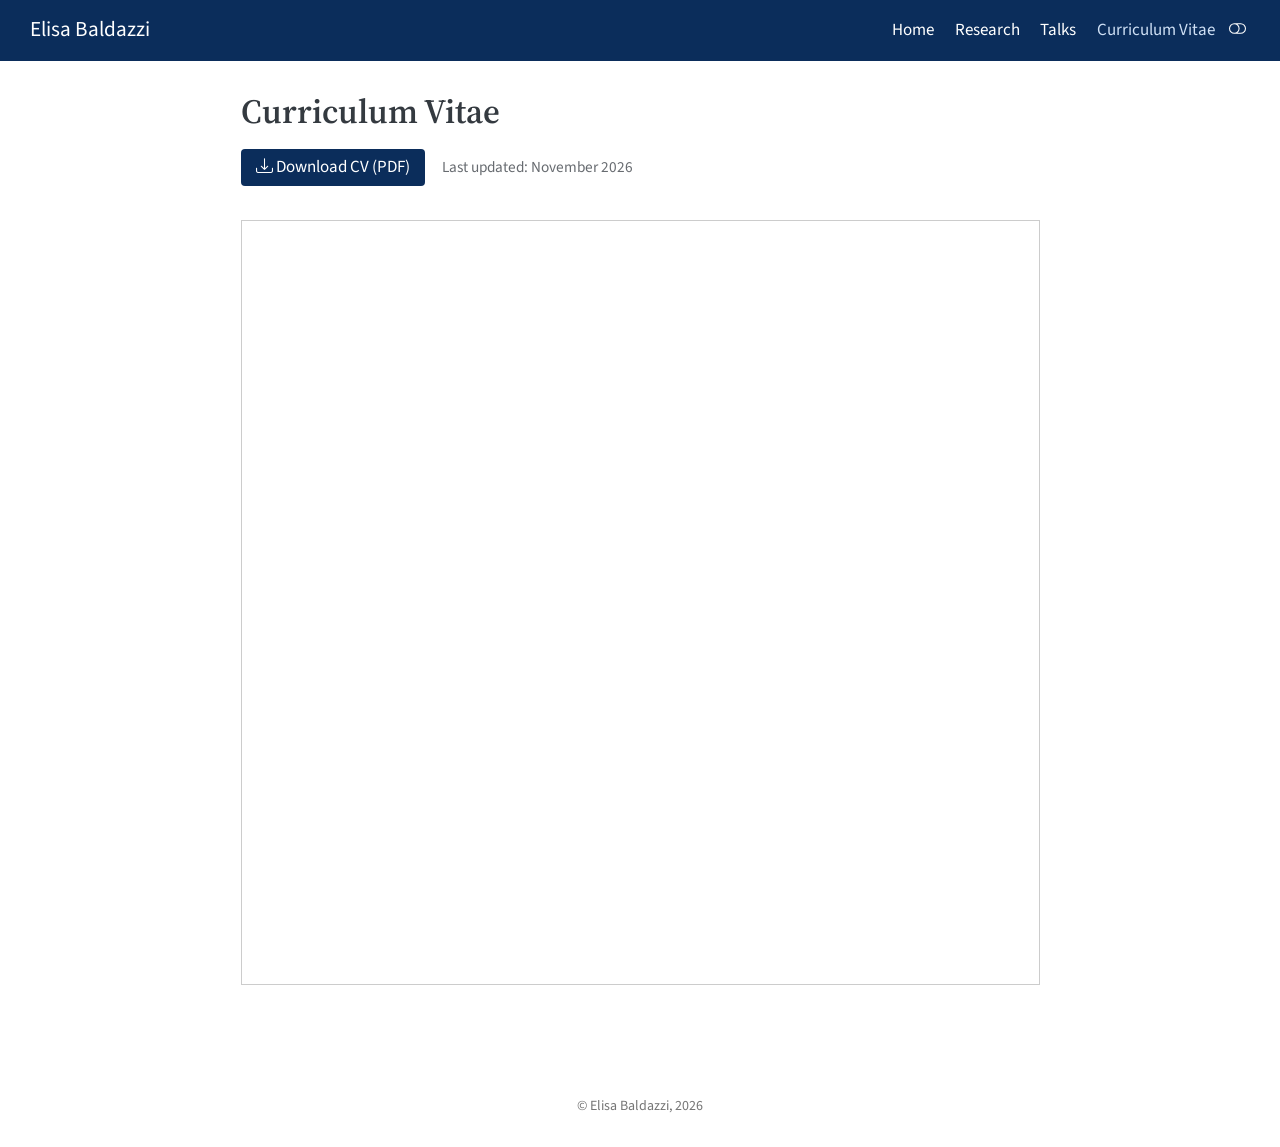
<file: cv.html>
<!DOCTYPE html>
<html xmlns="http://www.w3.org/1999/xhtml" lang="en" xml:lang="en"><head>

<meta charset="utf-8">
<meta name="generator" content="quarto-1.8.26">

<meta name="viewport" content="width=device-width, initial-scale=1.0, user-scalable=yes">


<title>Curriculum Vitae – Elisa Baldazzi</title>
<style>
code{white-space: pre-wrap;}
span.smallcaps{font-variant: small-caps;}
div.columns{display: flex; gap: min(4vw, 1.5em);}
div.column{flex: auto; overflow-x: auto;}
div.hanging-indent{margin-left: 1.5em; text-indent: -1.5em;}
ul.task-list{list-style: none;}
ul.task-list li input[type="checkbox"] {
  width: 0.8em;
  margin: 0 0.8em 0.2em -1em; /* quarto-specific, see https://github.com/quarto-dev/quarto-cli/issues/4556 */ 
  vertical-align: middle;
}
</style>


<script src="site_libs/quarto-nav/quarto-nav.js"></script>
<script src="site_libs/quarto-nav/headroom.min.js"></script>
<script src="site_libs/clipboard/clipboard.min.js"></script>
<script src="site_libs/quarto-search/autocomplete.umd.js"></script>
<script src="site_libs/quarto-search/fuse.min.js"></script>
<script src="site_libs/quarto-search/quarto-search.js"></script>
<meta name="quarto:offset" content="./">
<script src="site_libs/quarto-html/quarto.js" type="module"></script>
<script src="site_libs/quarto-html/tabsets/tabsets.js" type="module"></script>
<script src="site_libs/quarto-html/axe/axe-check.js" type="module"></script>
<script src="site_libs/quarto-html/popper.min.js"></script>
<script src="site_libs/quarto-html/tippy.umd.min.js"></script>
<script src="site_libs/quarto-html/anchor.min.js"></script>
<link href="site_libs/quarto-html/tippy.css" rel="stylesheet">
<link href="site_libs/quarto-html/quarto-syntax-highlighting-587c61ba64f3a5504c4d52d930310e48.css" rel="stylesheet" class="quarto-color-scheme" id="quarto-text-highlighting-styles">
<link href="site_libs/quarto-html/quarto-syntax-highlighting-dark-b758ccaa5987ceb1b75504551e579abf.css" rel="stylesheet" class="quarto-color-scheme quarto-color-alternate" id="quarto-text-highlighting-styles">
<link href="site_libs/quarto-html/quarto-syntax-highlighting-587c61ba64f3a5504c4d52d930310e48.css" rel="stylesheet" class="quarto-color-scheme-extra" id="quarto-text-highlighting-styles">
<script src="site_libs/bootstrap/bootstrap.min.js"></script>
<link href="site_libs/bootstrap/bootstrap-icons.css" rel="stylesheet">
<link href="site_libs/bootstrap/bootstrap-52ae7f096e2c45ac380178c8ec3bee64.min.css" rel="stylesheet" append-hash="true" class="quarto-color-scheme" id="quarto-bootstrap" data-mode="light">
<link href="site_libs/bootstrap/bootstrap-dark-79b4fe8e565977d2ef7a0d599882a51d.min.css" rel="stylesheet" append-hash="true" class="quarto-color-scheme quarto-color-alternate" id="quarto-bootstrap" data-mode="dark">
<link href="site_libs/bootstrap/bootstrap-52ae7f096e2c45ac380178c8ec3bee64.min.css" rel="stylesheet" append-hash="true" class="quarto-color-scheme-extra" id="quarto-bootstrap" data-mode="light">
<script id="quarto-search-options" type="application/json">{
  "location": "navbar",
  "copy-button": false,
  "collapse-after": 3,
  "panel-placement": "end",
  "type": "overlay",
  "limit": 50,
  "keyboard-shortcut": [
    "f",
    "/",
    "s"
  ],
  "show-item-context": false,
  "language": {
    "search-no-results-text": "No results",
    "search-matching-documents-text": "matching documents",
    "search-copy-link-title": "Copy link to search",
    "search-hide-matches-text": "Hide additional matches",
    "search-more-match-text": "more match in this document",
    "search-more-matches-text": "more matches in this document",
    "search-clear-button-title": "Clear",
    "search-text-placeholder": "",
    "search-detached-cancel-button-title": "Cancel",
    "search-submit-button-title": "Submit",
    "search-label": "Search"
  }
}</script>


<link rel="stylesheet" href="styles.css">
</head>

<body class="nav-fixed fullcontent quarto-light"><script id="quarto-html-before-body" type="application/javascript">
    const toggleBodyColorMode = (bsSheetEl) => {
      const mode = bsSheetEl.getAttribute("data-mode");
      const bodyEl = window.document.querySelector("body");
      if (mode === "dark") {
        bodyEl.classList.add("quarto-dark");
        bodyEl.classList.remove("quarto-light");
      } else {
        bodyEl.classList.add("quarto-light");
        bodyEl.classList.remove("quarto-dark");
      }
    }
    const toggleBodyColorPrimary = () => {
      const bsSheetEl = window.document.querySelector("link#quarto-bootstrap:not([rel=disabled-stylesheet])");
      if (bsSheetEl) {
        toggleBodyColorMode(bsSheetEl);
      }
    }
    const setColorSchemeToggle = (alternate) => {
      const toggles = window.document.querySelectorAll('.quarto-color-scheme-toggle');
      for (let i=0; i < toggles.length; i++) {
        const toggle = toggles[i];
        if (toggle) {
          if (alternate) {
            toggle.classList.add("alternate");
          } else {
            toggle.classList.remove("alternate");
          }
        }
      }
    };
    const toggleColorMode = (alternate) => {
      // Switch the stylesheets
      const primaryStylesheets = window.document.querySelectorAll('link.quarto-color-scheme:not(.quarto-color-alternate)');
      const alternateStylesheets = window.document.querySelectorAll('link.quarto-color-scheme.quarto-color-alternate');
      manageTransitions('#quarto-margin-sidebar .nav-link', false);
      if (alternate) {
        // note: dark is layered on light, we don't disable primary!
        enableStylesheet(alternateStylesheets);
        for (const sheetNode of alternateStylesheets) {
          if (sheetNode.id === "quarto-bootstrap") {
            toggleBodyColorMode(sheetNode);
          }
        }
      } else {
        disableStylesheet(alternateStylesheets);
        enableStylesheet(primaryStylesheets)
        toggleBodyColorPrimary();
      }
      manageTransitions('#quarto-margin-sidebar .nav-link', true);
      // Switch the toggles
      setColorSchemeToggle(alternate)
      // Hack to workaround the fact that safari doesn't
      // properly recolor the scrollbar when toggling (#1455)
      if (navigator.userAgent.indexOf('Safari') > 0 && navigator.userAgent.indexOf('Chrome') == -1) {
        manageTransitions("body", false);
        window.scrollTo(0, 1);
        setTimeout(() => {
          window.scrollTo(0, 0);
          manageTransitions("body", true);
        }, 40);
      }
    }
    const disableStylesheet = (stylesheets) => {
      for (let i=0; i < stylesheets.length; i++) {
        const stylesheet = stylesheets[i];
        stylesheet.rel = 'disabled-stylesheet';
      }
    }
    const enableStylesheet = (stylesheets) => {
      for (let i=0; i < stylesheets.length; i++) {
        const stylesheet = stylesheets[i];
        if(stylesheet.rel !== 'stylesheet') { // for Chrome, which will still FOUC without this check
          stylesheet.rel = 'stylesheet';
        }
      }
    }
    const manageTransitions = (selector, allowTransitions) => {
      const els = window.document.querySelectorAll(selector);
      for (let i=0; i < els.length; i++) {
        const el = els[i];
        if (allowTransitions) {
          el.classList.remove('notransition');
        } else {
          el.classList.add('notransition');
        }
      }
    }
    const isFileUrl = () => {
      return window.location.protocol === 'file:';
    }
    const hasAlternateSentinel = () => {
      let styleSentinel = getColorSchemeSentinel();
      if (styleSentinel !== null) {
        return styleSentinel === "alternate";
      } else {
        return false;
      }
    }
    const setStyleSentinel = (alternate) => {
      const value = alternate ? "alternate" : "default";
      if (!isFileUrl()) {
        window.localStorage.setItem("quarto-color-scheme", value);
      } else {
        localAlternateSentinel = value;
      }
    }
    const getColorSchemeSentinel = () => {
      if (!isFileUrl()) {
        const storageValue = window.localStorage.getItem("quarto-color-scheme");
        return storageValue != null ? storageValue : localAlternateSentinel;
      } else {
        return localAlternateSentinel;
      }
    }
    const toggleGiscusIfUsed = (isAlternate, darkModeDefault) => {
      const baseTheme = document.querySelector('#giscus-base-theme')?.value ?? 'light';
      const alternateTheme = document.querySelector('#giscus-alt-theme')?.value ?? 'dark';
      let newTheme = '';
      if(authorPrefersDark) {
        newTheme = isAlternate ? baseTheme : alternateTheme;
      } else {
        newTheme = isAlternate ? alternateTheme : baseTheme;
      }
      const changeGiscusTheme = () => {
        // From: https://github.com/giscus/giscus/issues/336
        const sendMessage = (message) => {
          const iframe = document.querySelector('iframe.giscus-frame');
          if (!iframe) return;
          iframe.contentWindow.postMessage({ giscus: message }, 'https://giscus.app');
        }
        sendMessage({
          setConfig: {
            theme: newTheme
          }
        });
      }
      const isGiscussLoaded = window.document.querySelector('iframe.giscus-frame') !== null;
      if (isGiscussLoaded) {
        changeGiscusTheme();
      }
    };
    const authorPrefersDark = false;
    const darkModeDefault = authorPrefersDark;
      document.querySelector('link#quarto-text-highlighting-styles.quarto-color-scheme-extra').rel = 'disabled-stylesheet';
      document.querySelector('link#quarto-bootstrap.quarto-color-scheme-extra').rel = 'disabled-stylesheet';
    let localAlternateSentinel = darkModeDefault ? 'alternate' : 'default';
    // Dark / light mode switch
    window.quartoToggleColorScheme = () => {
      // Read the current dark / light value
      let toAlternate = !hasAlternateSentinel();
      toggleColorMode(toAlternate);
      setStyleSentinel(toAlternate);
      toggleGiscusIfUsed(toAlternate, darkModeDefault);
      window.dispatchEvent(new Event('resize'));
    };
    // Switch to dark mode if need be
    if (hasAlternateSentinel()) {
      toggleColorMode(true);
    } else {
      toggleColorMode(false);
    }
  </script>

<div id="quarto-search-results"></div>
  <header id="quarto-header" class="headroom fixed-top">
    <nav class="navbar navbar-expand-lg " data-bs-theme="dark">
      <div class="navbar-container container-fluid">
      <div class="navbar-brand-container mx-auto">
    <a class="navbar-brand" href="./index.html">
    <span class="navbar-title">Elisa Baldazzi</span>
    </a>
  </div>
          <button class="navbar-toggler" type="button" data-bs-toggle="collapse" data-bs-target="#navbarCollapse" aria-controls="navbarCollapse" role="menu" aria-expanded="false" aria-label="Toggle navigation" onclick="if (window.quartoToggleHeadroom) { window.quartoToggleHeadroom(); }">
  <span class="navbar-toggler-icon"></span>
</button>
          <div class="collapse navbar-collapse" id="navbarCollapse">
            <ul class="navbar-nav navbar-nav-scroll ms-auto">
  <li class="nav-item">
    <a class="nav-link" href="./index.html"> 
<span class="menu-text">Home</span></a>
  </li>  
  <li class="nav-item">
    <a class="nav-link" href="./research.html"> 
<span class="menu-text">Research</span></a>
  </li>  
  <li class="nav-item">
    <a class="nav-link" href="./talks.html"> 
<span class="menu-text">Talks</span></a>
  </li>  
  <li class="nav-item">
    <a class="nav-link active" href="./cv.html" aria-current="page"> 
<span class="menu-text">Curriculum Vitae</span></a>
  </li>  
</ul>
          </div> <!-- /navcollapse -->
            <div class="quarto-navbar-tools">
  <a href="" class="quarto-color-scheme-toggle quarto-navigation-tool  px-1" onclick="window.quartoToggleColorScheme(); return false;" title="Toggle dark mode"><i class="bi"></i></a>
</div>
      </div> <!-- /container-fluid -->
    </nav>
</header>
<!-- content -->
<div id="quarto-content" class="quarto-container page-columns page-rows-contents page-layout-article page-navbar">
<!-- sidebar -->
<!-- margin-sidebar -->
    
<!-- main -->
<main class="content" id="quarto-document-content">


<header id="title-block-header" class="quarto-title-block default">
<div class="quarto-title">
<h1 class="title">Curriculum Vitae</h1>
</div>



<div class="quarto-title-meta">

    
  
    
  </div>
  


</header>


<p><a href="CV_Elisa_Baldazzi.pdf" class="cv-download"><i class="bi bi-download"></i> Download CV (PDF)</a> <span class="cv-updated">Last updated: November 2026</span></p>
<iframe class="cv-frame desktop-only" src="CV_Elisa_Baldazzi.pdf" title="Curriculum Vitae of Elisa Baldazzi">
</iframe>



</main> <!-- /main -->
<script id="quarto-html-after-body" type="application/javascript">
  window.document.addEventListener("DOMContentLoaded", function (event) {
    // Ensure there is a toggle, if there isn't float one in the top right
    if (window.document.querySelector('.quarto-color-scheme-toggle') === null) {
      const a = window.document.createElement('a');
      a.classList.add('top-right');
      a.classList.add('quarto-color-scheme-toggle');
      a.href = "";
      a.onclick = function() { try { window.quartoToggleColorScheme(); } catch {} return false; };
      const i = window.document.createElement("i");
      i.classList.add('bi');
      a.appendChild(i);
      window.document.body.appendChild(a);
    }
    setColorSchemeToggle(hasAlternateSentinel())
    const icon = "";
    const anchorJS = new window.AnchorJS();
    anchorJS.options = {
      placement: 'right',
      icon: icon
    };
    anchorJS.add('.anchored');
    const isCodeAnnotation = (el) => {
      for (const clz of el.classList) {
        if (clz.startsWith('code-annotation-')) {                     
          return true;
        }
      }
      return false;
    }
    const onCopySuccess = function(e) {
      // button target
      const button = e.trigger;
      // don't keep focus
      button.blur();
      // flash "checked"
      button.classList.add('code-copy-button-checked');
      var currentTitle = button.getAttribute("title");
      button.setAttribute("title", "Copied!");
      let tooltip;
      if (window.bootstrap) {
        button.setAttribute("data-bs-toggle", "tooltip");
        button.setAttribute("data-bs-placement", "left");
        button.setAttribute("data-bs-title", "Copied!");
        tooltip = new bootstrap.Tooltip(button, 
          { trigger: "manual", 
            customClass: "code-copy-button-tooltip",
            offset: [0, -8]});
        tooltip.show();    
      }
      setTimeout(function() {
        if (tooltip) {
          tooltip.hide();
          button.removeAttribute("data-bs-title");
          button.removeAttribute("data-bs-toggle");
          button.removeAttribute("data-bs-placement");
        }
        button.setAttribute("title", currentTitle);
        button.classList.remove('code-copy-button-checked');
      }, 1000);
      // clear code selection
      e.clearSelection();
    }
    const getTextToCopy = function(trigger) {
      const outerScaffold = trigger.parentElement.cloneNode(true);
      const codeEl = outerScaffold.querySelector('code');
      for (const childEl of codeEl.children) {
        if (isCodeAnnotation(childEl)) {
          childEl.remove();
        }
      }
      return codeEl.innerText;
    }
    const clipboard = new window.ClipboardJS('.code-copy-button:not([data-in-quarto-modal])', {
      text: getTextToCopy
    });
    clipboard.on('success', onCopySuccess);
    if (window.document.getElementById('quarto-embedded-source-code-modal')) {
      const clipboardModal = new window.ClipboardJS('.code-copy-button[data-in-quarto-modal]', {
        text: getTextToCopy,
        container: window.document.getElementById('quarto-embedded-source-code-modal')
      });
      clipboardModal.on('success', onCopySuccess);
    }
      var localhostRegex = new RegExp(/^(?:http|https):\/\/localhost\:?[0-9]*\//);
      var mailtoRegex = new RegExp(/^mailto:/);
        var filterRegex = new RegExp("https:\/\/elisabaldazzi\.github\.io");
      var isInternal = (href) => {
          return filterRegex.test(href) || localhostRegex.test(href) || mailtoRegex.test(href);
      }
      // Inspect non-navigation links and adorn them if external
     var links = window.document.querySelectorAll('a[href]:not(.nav-link):not(.navbar-brand):not(.toc-action):not(.sidebar-link):not(.sidebar-item-toggle):not(.pagination-link):not(.no-external):not([aria-hidden]):not(.dropdown-item):not(.quarto-navigation-tool):not(.about-link)');
      for (var i=0; i<links.length; i++) {
        const link = links[i];
        if (!isInternal(link.href)) {
          // undo the damage that might have been done by quarto-nav.js in the case of
          // links that we want to consider external
          if (link.dataset.originalHref !== undefined) {
            link.href = link.dataset.originalHref;
          }
        }
      }
    function tippyHover(el, contentFn, onTriggerFn, onUntriggerFn) {
      const config = {
        allowHTML: true,
        maxWidth: 500,
        delay: 100,
        arrow: false,
        appendTo: function(el) {
            return el.parentElement;
        },
        interactive: true,
        interactiveBorder: 10,
        theme: 'quarto',
        placement: 'bottom-start',
      };
      if (contentFn) {
        config.content = contentFn;
      }
      if (onTriggerFn) {
        config.onTrigger = onTriggerFn;
      }
      if (onUntriggerFn) {
        config.onUntrigger = onUntriggerFn;
      }
      window.tippy(el, config); 
    }
    const noterefs = window.document.querySelectorAll('a[role="doc-noteref"]');
    for (var i=0; i<noterefs.length; i++) {
      const ref = noterefs[i];
      tippyHover(ref, function() {
        // use id or data attribute instead here
        let href = ref.getAttribute('data-footnote-href') || ref.getAttribute('href');
        try { href = new URL(href).hash; } catch {}
        const id = href.replace(/^#\/?/, "");
        const note = window.document.getElementById(id);
        if (note) {
          return note.innerHTML;
        } else {
          return "";
        }
      });
    }
    const xrefs = window.document.querySelectorAll('a.quarto-xref');
    const processXRef = (id, note) => {
      // Strip column container classes
      const stripColumnClz = (el) => {
        el.classList.remove("page-full", "page-columns");
        if (el.children) {
          for (const child of el.children) {
            stripColumnClz(child);
          }
        }
      }
      stripColumnClz(note)
      if (id === null || id.startsWith('sec-')) {
        // Special case sections, only their first couple elements
        const container = document.createElement("div");
        if (note.children && note.children.length > 2) {
          container.appendChild(note.children[0].cloneNode(true));
          for (let i = 1; i < note.children.length; i++) {
            const child = note.children[i];
            if (child.tagName === "P" && child.innerText === "") {
              continue;
            } else {
              container.appendChild(child.cloneNode(true));
              break;
            }
          }
          if (window.Quarto?.typesetMath) {
            window.Quarto.typesetMath(container);
          }
          return container.innerHTML
        } else {
          if (window.Quarto?.typesetMath) {
            window.Quarto.typesetMath(note);
          }
          return note.innerHTML;
        }
      } else {
        // Remove any anchor links if they are present
        const anchorLink = note.querySelector('a.anchorjs-link');
        if (anchorLink) {
          anchorLink.remove();
        }
        if (window.Quarto?.typesetMath) {
          window.Quarto.typesetMath(note);
        }
        if (note.classList.contains("callout")) {
          return note.outerHTML;
        } else {
          return note.innerHTML;
        }
      }
    }
    for (var i=0; i<xrefs.length; i++) {
      const xref = xrefs[i];
      tippyHover(xref, undefined, function(instance) {
        instance.disable();
        let url = xref.getAttribute('href');
        let hash = undefined; 
        if (url.startsWith('#')) {
          hash = url;
        } else {
          try { hash = new URL(url).hash; } catch {}
        }
        if (hash) {
          const id = hash.replace(/^#\/?/, "");
          const note = window.document.getElementById(id);
          if (note !== null) {
            try {
              const html = processXRef(id, note.cloneNode(true));
              instance.setContent(html);
            } finally {
              instance.enable();
              instance.show();
            }
          } else {
            // See if we can fetch this
            fetch(url.split('#')[0])
            .then(res => res.text())
            .then(html => {
              const parser = new DOMParser();
              const htmlDoc = parser.parseFromString(html, "text/html");
              const note = htmlDoc.getElementById(id);
              if (note !== null) {
                const html = processXRef(id, note);
                instance.setContent(html);
              } 
            }).finally(() => {
              instance.enable();
              instance.show();
            });
          }
        } else {
          // See if we can fetch a full url (with no hash to target)
          // This is a special case and we should probably do some content thinning / targeting
          fetch(url)
          .then(res => res.text())
          .then(html => {
            const parser = new DOMParser();
            const htmlDoc = parser.parseFromString(html, "text/html");
            const note = htmlDoc.querySelector('main.content');
            if (note !== null) {
              // This should only happen for chapter cross references
              // (since there is no id in the URL)
              // remove the first header
              if (note.children.length > 0 && note.children[0].tagName === "HEADER") {
                note.children[0].remove();
              }
              const html = processXRef(null, note);
              instance.setContent(html);
            } 
          }).finally(() => {
            instance.enable();
            instance.show();
          });
        }
      }, function(instance) {
      });
    }
        let selectedAnnoteEl;
        const selectorForAnnotation = ( cell, annotation) => {
          let cellAttr = 'data-code-cell="' + cell + '"';
          let lineAttr = 'data-code-annotation="' +  annotation + '"';
          const selector = 'span[' + cellAttr + '][' + lineAttr + ']';
          return selector;
        }
        const selectCodeLines = (annoteEl) => {
          const doc = window.document;
          const targetCell = annoteEl.getAttribute("data-target-cell");
          const targetAnnotation = annoteEl.getAttribute("data-target-annotation");
          const annoteSpan = window.document.querySelector(selectorForAnnotation(targetCell, targetAnnotation));
          const lines = annoteSpan.getAttribute("data-code-lines").split(",");
          const lineIds = lines.map((line) => {
            return targetCell + "-" + line;
          })
          let top = null;
          let height = null;
          let parent = null;
          if (lineIds.length > 0) {
              //compute the position of the single el (top and bottom and make a div)
              const el = window.document.getElementById(lineIds[0]);
              top = el.offsetTop;
              height = el.offsetHeight;
              parent = el.parentElement.parentElement;
            if (lineIds.length > 1) {
              const lastEl = window.document.getElementById(lineIds[lineIds.length - 1]);
              const bottom = lastEl.offsetTop + lastEl.offsetHeight;
              height = bottom - top;
            }
            if (top !== null && height !== null && parent !== null) {
              // cook up a div (if necessary) and position it 
              let div = window.document.getElementById("code-annotation-line-highlight");
              if (div === null) {
                div = window.document.createElement("div");
                div.setAttribute("id", "code-annotation-line-highlight");
                div.style.position = 'absolute';
                parent.appendChild(div);
              }
              div.style.top = top - 2 + "px";
              div.style.height = height + 4 + "px";
              div.style.left = 0;
              let gutterDiv = window.document.getElementById("code-annotation-line-highlight-gutter");
              if (gutterDiv === null) {
                gutterDiv = window.document.createElement("div");
                gutterDiv.setAttribute("id", "code-annotation-line-highlight-gutter");
                gutterDiv.style.position = 'absolute';
                const codeCell = window.document.getElementById(targetCell);
                const gutter = codeCell.querySelector('.code-annotation-gutter');
                gutter.appendChild(gutterDiv);
              }
              gutterDiv.style.top = top - 2 + "px";
              gutterDiv.style.height = height + 4 + "px";
            }
            selectedAnnoteEl = annoteEl;
          }
        };
        const unselectCodeLines = () => {
          const elementsIds = ["code-annotation-line-highlight", "code-annotation-line-highlight-gutter"];
          elementsIds.forEach((elId) => {
            const div = window.document.getElementById(elId);
            if (div) {
              div.remove();
            }
          });
          selectedAnnoteEl = undefined;
        };
          // Handle positioning of the toggle
      window.addEventListener(
        "resize",
        throttle(() => {
          elRect = undefined;
          if (selectedAnnoteEl) {
            selectCodeLines(selectedAnnoteEl);
          }
        }, 10)
      );
      function throttle(fn, ms) {
      let throttle = false;
      let timer;
        return (...args) => {
          if(!throttle) { // first call gets through
              fn.apply(this, args);
              throttle = true;
          } else { // all the others get throttled
              if(timer) clearTimeout(timer); // cancel #2
              timer = setTimeout(() => {
                fn.apply(this, args);
                timer = throttle = false;
              }, ms);
          }
        };
      }
        // Attach click handler to the DT
        const annoteDls = window.document.querySelectorAll('dt[data-target-cell]');
        for (const annoteDlNode of annoteDls) {
          annoteDlNode.addEventListener('click', (event) => {
            const clickedEl = event.target;
            if (clickedEl !== selectedAnnoteEl) {
              unselectCodeLines();
              const activeEl = window.document.querySelector('dt[data-target-cell].code-annotation-active');
              if (activeEl) {
                activeEl.classList.remove('code-annotation-active');
              }
              selectCodeLines(clickedEl);
              clickedEl.classList.add('code-annotation-active');
            } else {
              // Unselect the line
              unselectCodeLines();
              clickedEl.classList.remove('code-annotation-active');
            }
          });
        }
    const findCites = (el) => {
      const parentEl = el.parentElement;
      if (parentEl) {
        const cites = parentEl.dataset.cites;
        if (cites) {
          return {
            el,
            cites: cites.split(' ')
          };
        } else {
          return findCites(el.parentElement)
        }
      } else {
        return undefined;
      }
    };
    var bibliorefs = window.document.querySelectorAll('a[role="doc-biblioref"]');
    for (var i=0; i<bibliorefs.length; i++) {
      const ref = bibliorefs[i];
      const citeInfo = findCites(ref);
      if (citeInfo) {
        tippyHover(citeInfo.el, function() {
          var popup = window.document.createElement('div');
          citeInfo.cites.forEach(function(cite) {
            var citeDiv = window.document.createElement('div');
            citeDiv.classList.add('hanging-indent');
            citeDiv.classList.add('csl-entry');
            var biblioDiv = window.document.getElementById('ref-' + cite);
            if (biblioDiv) {
              citeDiv.innerHTML = biblioDiv.innerHTML;
            }
            popup.appendChild(citeDiv);
          });
          return popup.innerHTML;
        });
      }
    }
  });
  </script>
</div> <!-- /content -->
<footer class="footer">
  <div class="nav-footer">
    <div class="nav-footer-left">
      &nbsp;
    </div>   
    <div class="nav-footer-center">
<p>© Elisa Baldazzi, 2026</p>
</div>
    <div class="nav-footer-right">
      &nbsp;
    </div>
  </div>
</footer>




</body></html>
</file>
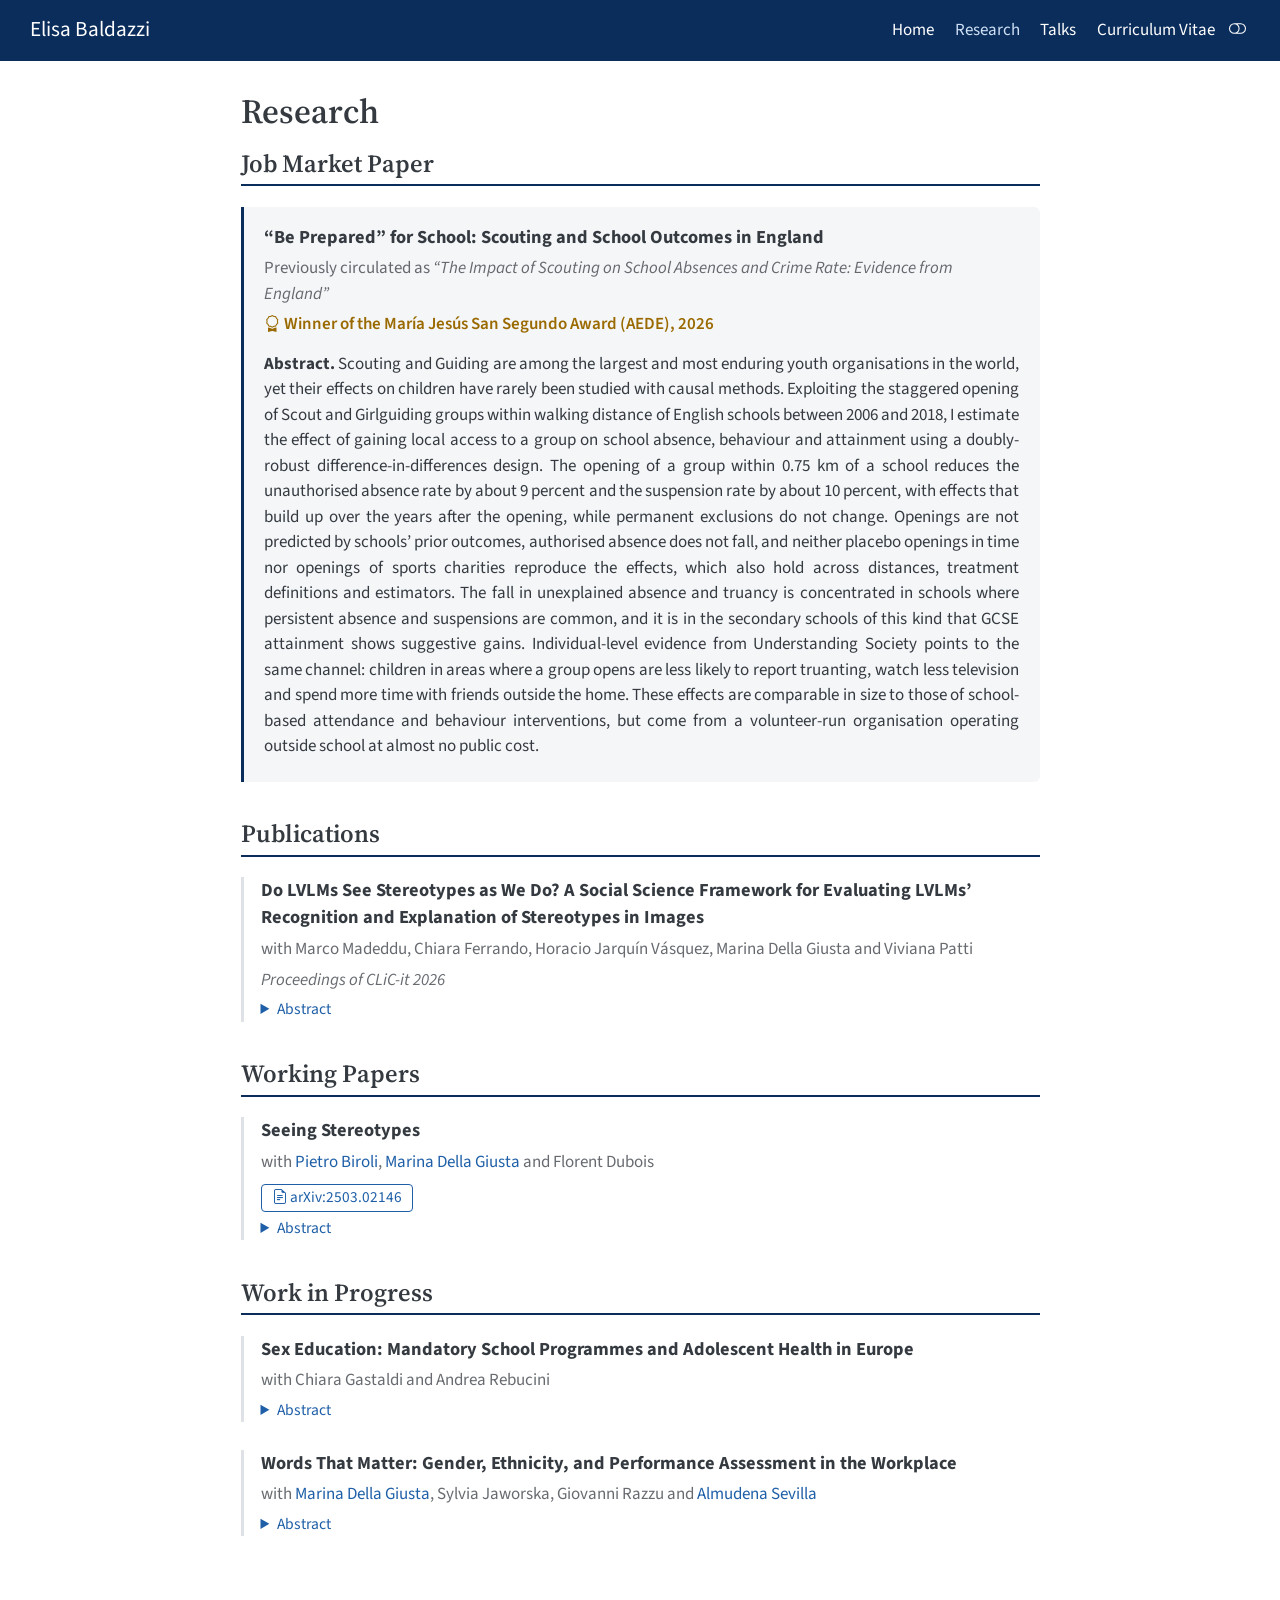
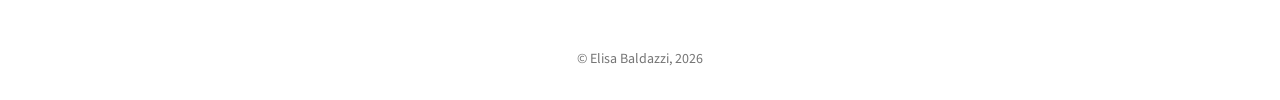
<file: research.html>
<!DOCTYPE html>
<html xmlns="http://www.w3.org/1999/xhtml" lang="en" xml:lang="en"><head>

<meta charset="utf-8">
<meta name="generator" content="quarto-1.8.26">

<meta name="viewport" content="width=device-width, initial-scale=1.0, user-scalable=yes">


<title>Research – Elisa Baldazzi</title>
<style>
code{white-space: pre-wrap;}
span.smallcaps{font-variant: small-caps;}
div.columns{display: flex; gap: min(4vw, 1.5em);}
div.column{flex: auto; overflow-x: auto;}
div.hanging-indent{margin-left: 1.5em; text-indent: -1.5em;}
ul.task-list{list-style: none;}
ul.task-list li input[type="checkbox"] {
  width: 0.8em;
  margin: 0 0.8em 0.2em -1em; /* quarto-specific, see https://github.com/quarto-dev/quarto-cli/issues/4556 */ 
  vertical-align: middle;
}
</style>


<script src="site_libs/quarto-nav/quarto-nav.js"></script>
<script src="site_libs/quarto-nav/headroom.min.js"></script>
<script src="site_libs/clipboard/clipboard.min.js"></script>
<script src="site_libs/quarto-search/autocomplete.umd.js"></script>
<script src="site_libs/quarto-search/fuse.min.js"></script>
<script src="site_libs/quarto-search/quarto-search.js"></script>
<meta name="quarto:offset" content="./">
<script src="site_libs/quarto-html/quarto.js" type="module"></script>
<script src="site_libs/quarto-html/tabsets/tabsets.js" type="module"></script>
<script src="site_libs/quarto-html/axe/axe-check.js" type="module"></script>
<script src="site_libs/quarto-html/popper.min.js"></script>
<script src="site_libs/quarto-html/tippy.umd.min.js"></script>
<script src="site_libs/quarto-html/anchor.min.js"></script>
<link href="site_libs/quarto-html/tippy.css" rel="stylesheet">
<link href="site_libs/quarto-html/quarto-syntax-highlighting-587c61ba64f3a5504c4d52d930310e48.css" rel="stylesheet" class="quarto-color-scheme" id="quarto-text-highlighting-styles">
<link href="site_libs/quarto-html/quarto-syntax-highlighting-dark-b758ccaa5987ceb1b75504551e579abf.css" rel="stylesheet" class="quarto-color-scheme quarto-color-alternate" id="quarto-text-highlighting-styles">
<link href="site_libs/quarto-html/quarto-syntax-highlighting-587c61ba64f3a5504c4d52d930310e48.css" rel="stylesheet" class="quarto-color-scheme-extra" id="quarto-text-highlighting-styles">
<script src="site_libs/bootstrap/bootstrap.min.js"></script>
<link href="site_libs/bootstrap/bootstrap-icons.css" rel="stylesheet">
<link href="site_libs/bootstrap/bootstrap-52ae7f096e2c45ac380178c8ec3bee64.min.css" rel="stylesheet" append-hash="true" class="quarto-color-scheme" id="quarto-bootstrap" data-mode="light">
<link href="site_libs/bootstrap/bootstrap-dark-79b4fe8e565977d2ef7a0d599882a51d.min.css" rel="stylesheet" append-hash="true" class="quarto-color-scheme quarto-color-alternate" id="quarto-bootstrap" data-mode="dark">
<link href="site_libs/bootstrap/bootstrap-52ae7f096e2c45ac380178c8ec3bee64.min.css" rel="stylesheet" append-hash="true" class="quarto-color-scheme-extra" id="quarto-bootstrap" data-mode="light">
<script id="quarto-search-options" type="application/json">{
  "location": "navbar",
  "copy-button": false,
  "collapse-after": 3,
  "panel-placement": "end",
  "type": "overlay",
  "limit": 50,
  "keyboard-shortcut": [
    "f",
    "/",
    "s"
  ],
  "show-item-context": false,
  "language": {
    "search-no-results-text": "No results",
    "search-matching-documents-text": "matching documents",
    "search-copy-link-title": "Copy link to search",
    "search-hide-matches-text": "Hide additional matches",
    "search-more-match-text": "more match in this document",
    "search-more-matches-text": "more matches in this document",
    "search-clear-button-title": "Clear",
    "search-text-placeholder": "",
    "search-detached-cancel-button-title": "Cancel",
    "search-submit-button-title": "Submit",
    "search-label": "Search"
  }
}</script>


<link rel="stylesheet" href="styles.css">
</head>

<body class="nav-fixed fullcontent quarto-light"><script id="quarto-html-before-body" type="application/javascript">
    const toggleBodyColorMode = (bsSheetEl) => {
      const mode = bsSheetEl.getAttribute("data-mode");
      const bodyEl = window.document.querySelector("body");
      if (mode === "dark") {
        bodyEl.classList.add("quarto-dark");
        bodyEl.classList.remove("quarto-light");
      } else {
        bodyEl.classList.add("quarto-light");
        bodyEl.classList.remove("quarto-dark");
      }
    }
    const toggleBodyColorPrimary = () => {
      const bsSheetEl = window.document.querySelector("link#quarto-bootstrap:not([rel=disabled-stylesheet])");
      if (bsSheetEl) {
        toggleBodyColorMode(bsSheetEl);
      }
    }
    const setColorSchemeToggle = (alternate) => {
      const toggles = window.document.querySelectorAll('.quarto-color-scheme-toggle');
      for (let i=0; i < toggles.length; i++) {
        const toggle = toggles[i];
        if (toggle) {
          if (alternate) {
            toggle.classList.add("alternate");
          } else {
            toggle.classList.remove("alternate");
          }
        }
      }
    };
    const toggleColorMode = (alternate) => {
      // Switch the stylesheets
      const primaryStylesheets = window.document.querySelectorAll('link.quarto-color-scheme:not(.quarto-color-alternate)');
      const alternateStylesheets = window.document.querySelectorAll('link.quarto-color-scheme.quarto-color-alternate');
      manageTransitions('#quarto-margin-sidebar .nav-link', false);
      if (alternate) {
        // note: dark is layered on light, we don't disable primary!
        enableStylesheet(alternateStylesheets);
        for (const sheetNode of alternateStylesheets) {
          if (sheetNode.id === "quarto-bootstrap") {
            toggleBodyColorMode(sheetNode);
          }
        }
      } else {
        disableStylesheet(alternateStylesheets);
        enableStylesheet(primaryStylesheets)
        toggleBodyColorPrimary();
      }
      manageTransitions('#quarto-margin-sidebar .nav-link', true);
      // Switch the toggles
      setColorSchemeToggle(alternate)
      // Hack to workaround the fact that safari doesn't
      // properly recolor the scrollbar when toggling (#1455)
      if (navigator.userAgent.indexOf('Safari') > 0 && navigator.userAgent.indexOf('Chrome') == -1) {
        manageTransitions("body", false);
        window.scrollTo(0, 1);
        setTimeout(() => {
          window.scrollTo(0, 0);
          manageTransitions("body", true);
        }, 40);
      }
    }
    const disableStylesheet = (stylesheets) => {
      for (let i=0; i < stylesheets.length; i++) {
        const stylesheet = stylesheets[i];
        stylesheet.rel = 'disabled-stylesheet';
      }
    }
    const enableStylesheet = (stylesheets) => {
      for (let i=0; i < stylesheets.length; i++) {
        const stylesheet = stylesheets[i];
        if(stylesheet.rel !== 'stylesheet') { // for Chrome, which will still FOUC without this check
          stylesheet.rel = 'stylesheet';
        }
      }
    }
    const manageTransitions = (selector, allowTransitions) => {
      const els = window.document.querySelectorAll(selector);
      for (let i=0; i < els.length; i++) {
        const el = els[i];
        if (allowTransitions) {
          el.classList.remove('notransition');
        } else {
          el.classList.add('notransition');
        }
      }
    }
    const isFileUrl = () => {
      return window.location.protocol === 'file:';
    }
    const hasAlternateSentinel = () => {
      let styleSentinel = getColorSchemeSentinel();
      if (styleSentinel !== null) {
        return styleSentinel === "alternate";
      } else {
        return false;
      }
    }
    const setStyleSentinel = (alternate) => {
      const value = alternate ? "alternate" : "default";
      if (!isFileUrl()) {
        window.localStorage.setItem("quarto-color-scheme", value);
      } else {
        localAlternateSentinel = value;
      }
    }
    const getColorSchemeSentinel = () => {
      if (!isFileUrl()) {
        const storageValue = window.localStorage.getItem("quarto-color-scheme");
        return storageValue != null ? storageValue : localAlternateSentinel;
      } else {
        return localAlternateSentinel;
      }
    }
    const toggleGiscusIfUsed = (isAlternate, darkModeDefault) => {
      const baseTheme = document.querySelector('#giscus-base-theme')?.value ?? 'light';
      const alternateTheme = document.querySelector('#giscus-alt-theme')?.value ?? 'dark';
      let newTheme = '';
      if(authorPrefersDark) {
        newTheme = isAlternate ? baseTheme : alternateTheme;
      } else {
        newTheme = isAlternate ? alternateTheme : baseTheme;
      }
      const changeGiscusTheme = () => {
        // From: https://github.com/giscus/giscus/issues/336
        const sendMessage = (message) => {
          const iframe = document.querySelector('iframe.giscus-frame');
          if (!iframe) return;
          iframe.contentWindow.postMessage({ giscus: message }, 'https://giscus.app');
        }
        sendMessage({
          setConfig: {
            theme: newTheme
          }
        });
      }
      const isGiscussLoaded = window.document.querySelector('iframe.giscus-frame') !== null;
      if (isGiscussLoaded) {
        changeGiscusTheme();
      }
    };
    const authorPrefersDark = false;
    const darkModeDefault = authorPrefersDark;
      document.querySelector('link#quarto-text-highlighting-styles.quarto-color-scheme-extra').rel = 'disabled-stylesheet';
      document.querySelector('link#quarto-bootstrap.quarto-color-scheme-extra').rel = 'disabled-stylesheet';
    let localAlternateSentinel = darkModeDefault ? 'alternate' : 'default';
    // Dark / light mode switch
    window.quartoToggleColorScheme = () => {
      // Read the current dark / light value
      let toAlternate = !hasAlternateSentinel();
      toggleColorMode(toAlternate);
      setStyleSentinel(toAlternate);
      toggleGiscusIfUsed(toAlternate, darkModeDefault);
      window.dispatchEvent(new Event('resize'));
    };
    // Switch to dark mode if need be
    if (hasAlternateSentinel()) {
      toggleColorMode(true);
    } else {
      toggleColorMode(false);
    }
  </script>

<div id="quarto-search-results"></div>
  <header id="quarto-header" class="headroom fixed-top">
    <nav class="navbar navbar-expand-lg " data-bs-theme="dark">
      <div class="navbar-container container-fluid">
      <div class="navbar-brand-container mx-auto">
    <a class="navbar-brand" href="./index.html">
    <span class="navbar-title">Elisa Baldazzi</span>
    </a>
  </div>
          <button class="navbar-toggler" type="button" data-bs-toggle="collapse" data-bs-target="#navbarCollapse" aria-controls="navbarCollapse" role="menu" aria-expanded="false" aria-label="Toggle navigation" onclick="if (window.quartoToggleHeadroom) { window.quartoToggleHeadroom(); }">
  <span class="navbar-toggler-icon"></span>
</button>
          <div class="collapse navbar-collapse" id="navbarCollapse">
            <ul class="navbar-nav navbar-nav-scroll ms-auto">
  <li class="nav-item">
    <a class="nav-link" href="./index.html"> 
<span class="menu-text">Home</span></a>
  </li>  
  <li class="nav-item">
    <a class="nav-link active" href="./research.html" aria-current="page"> 
<span class="menu-text">Research</span></a>
  </li>  
  <li class="nav-item">
    <a class="nav-link" href="./talks.html"> 
<span class="menu-text">Talks</span></a>
  </li>  
  <li class="nav-item">
    <a class="nav-link" href="./cv.html"> 
<span class="menu-text">Curriculum Vitae</span></a>
  </li>  
</ul>
          </div> <!-- /navcollapse -->
            <div class="quarto-navbar-tools">
  <a href="" class="quarto-color-scheme-toggle quarto-navigation-tool  px-1" onclick="window.quartoToggleColorScheme(); return false;" title="Toggle dark mode"><i class="bi"></i></a>
</div>
      </div> <!-- /container-fluid -->
    </nav>
</header>
<!-- content -->
<div id="quarto-content" class="quarto-container page-columns page-rows-contents page-layout-article page-navbar">
<!-- sidebar -->
<!-- margin-sidebar -->
    
<!-- main -->
<main class="content" id="quarto-document-content">


<header id="title-block-header" class="quarto-title-block default">
<div class="quarto-title">
<h1 class="title">Research</h1>
</div>



<div class="quarto-title-meta">

    
  
    
  </div>
  


</header>


<section id="job-market-paper" class="level2">
<h2 class="anchored" data-anchor-id="job-market-paper">Job Market Paper</h2>
<div class="paper jmp">
<p><span class="paper-title"><strong>“Be Prepared” for School: Scouting and School Outcomes in England</strong></span></p>
<p><span class="paper-meta">Previously circulated as <em>“The Impact of Scouting on School Absences and Crime Rate: Evidence from England”</em></span></p>
<p><span class="paper-award"><i class="bi bi-award"></i> Winner of the María Jesús San Segundo Award (AEDE), 2026</span></p>
<p><strong>Abstract.</strong> Scouting and Guiding are among the largest and most enduring youth organisations in the world, yet their effects on children have rarely been studied with causal methods. Exploiting the staggered opening of Scout and Girlguiding groups within walking distance of English schools between 2006 and 2018, I estimate the effect of gaining local access to a group on school absence, behaviour and attainment using a doubly-robust difference-in-differences design. The opening of a group within 0.75 km of a school reduces the unauthorised absence rate by about 9 percent and the suspension rate by about 10 percent, with effects that build up over the years after the opening, while permanent exclusions do not change. Openings are not predicted by schools’ prior outcomes, authorised absence does not fall, and neither placebo openings in time nor openings of sports charities reproduce the effects, which also hold across distances, treatment definitions and estimators. The fall in unexplained absence and truancy is concentrated in schools where persistent absence and suspensions are common, and it is in the secondary schools of this kind that GCSE attainment shows suggestive gains. Individual-level evidence from Understanding Society points to the same channel: children in areas where a group opens are less likely to report truanting, watch less television and spend more time with friends outside the home. These effects are comparable in size to those of school-based attendance and behaviour interventions, but come from a volunteer-run organisation operating outside school at almost no public cost.</p>
</div>
</section>
<section id="publications" class="level2">
<h2 class="anchored" data-anchor-id="publications">Publications</h2>
<div class="paper">
<p><span class="paper-title"><strong>Do LVLMs See Stereotypes as We Do? A Social Science Framework for Evaluating LVLMs’ Recognition and Explanation of Stereotypes in Images</strong></span></p>
<p><span class="paper-meta">with Marco Madeddu, Chiara Ferrando, Horacio Jarquín Vásquez, Marina Della Giusta and Viviana Patti</span></p>
<p><span class="paper-venue"><em>Proceedings of CLiC-it 2026</em></span></p>
<details>
<summary>
Abstract
</summary>
The strong impact that stereotypes have in shaping society made them a debated research topic. In this contribution, we adapt a test originally from behavioral economy to investigate the abilities of LVLMs in recognizing and explaining stereotypes in images. In order to collect higher quality data, we rely on images drawn from a real-life context (textbooks) rather than synthetically generated content. To achieve this purpose, we adapt the Stereotype Identification Test (SIT), created for evaluating human ability to identify biases in images. The original dataset consists of 100 images from educational materials that 614 Italian teachers rated as stereotypical on a scale of 1 to 5. In addition to the ratings, the dataset includes over 12,900 free-text comments in which participants explain their judgments and describe the stereotypes depicted. In the experimental phase, we evaluate five visual LLMs under different configurations of the SIT to measure their abilities in recognizing stereotypes in images. Our results reveal substantial discrepancies between model and human behavior: models consistently assign lower stereotypes ratings and tend to mitigate the impact of stereotypes, suggesting a systematic underestimation of stereotypes relative to human perception.
</details>
</div>
</section>
<section id="working-papers" class="level2">
<h2 class="anchored" data-anchor-id="working-papers">Working Papers</h2>
<div class="paper">
<p><span class="paper-title"><strong>Seeing Stereotypes</strong></span></p>
<p><span class="paper-meta">with <a href="https://sites.google.com/site/pietrobiroli/">Pietro Biroli</a>, <a href="https://mardelgiu.com/">Marina Della Giusta</a> and Florent Dubois</span></p>
<p><span class="paper-links"><a href="https://doi.org/10.48550/arXiv.2503.02146"><i class="bi bi-file-earmark-text"></i> arXiv:2503.02146</a></span></p>
<details>
<summary>
Abstract
</summary>
Reliance on stereotypes is a persistent feature of human decision-making and has been extensively documented in educational settings, where it can shape students’ confidence, performance, and long-term human capital accumulation. While effective techniques exist to mitigate these negative effects, a crucial first step is to establish whether teachers can recognize stereotypes in their professional environment. We introduce the Stereotype Identification Test (SIT), a novel survey tool that asks teachers to evaluate and comment on the presence of stereotypes in images drawn from school textbooks. Their responses are systematically linked to established measures of implicit bias (Implicit Association Test, IAT) and explicit bias (survey scales on teaching stereotypes and social values). We additionally asked several large language models (LLMs) to complete our SIT test to capture the wisdom of the crowd about the currently perceived level of stereotype associated with each image. Our findings demonstrate that the SIT is a valid and reliable measure of stereotype recognition and teachers’ perception of stereotypes is similar to the one obtained with the wisdom of the crowd. Teachers’ ability to recognize stereotypes is linked to trainable traits such as implicit bias awareness and inclusive teaching practices. Moreover, providing personalized feedback on implicit bias improves SIT scores by 0.25 standard deviations, reinforcing the idea that stereotype recognition is malleable and can be enhanced through targeted interventions.
</details>
</div>
</section>
<section id="work-in-progress" class="level2">
<h2 class="anchored" data-anchor-id="work-in-progress">Work in Progress</h2>
<div class="paper">
<p><span class="paper-title"><strong>Sex Education: Mandatory School Programmes and Adolescent Health in Europe</strong></span></p>
<p><span class="paper-meta">with Chiara Gastaldi and Andrea Rebucini</span></p>
<details>
<summary>
Abstract
</summary>
This paper examines the effects of mandatory sex education on adolescent reproductive and sexual health in Europe. We combine cross-country variation in the timing of policy adoption with measures of births, fertility, abortions, and sexually transmitted infections (STIs) among adolescents aged 15–19 from the Global Burden of Disease (GBD) study, produced by the Institute for Health Metrics and Evaluation (IHME). We estimate average treatment effects using a staggered difference-in-differences design that exploits cross-country variation in the timing of policy adoption. The results show gradual and persistent reductions in adolescent births and fertility, with effects increasing as exposure to the policy accumulates. Abortion rates also decline, particularly at longer post-treatment horizons, suggesting that mandatory sex education reduces adolescent pregnancies rather than merely shifting pregnancy outcomes from births to abortions. The policy is additionally associated with a reduction in the STI rate. This aggregate effect is smaller than the fertility-related effects and masks substantial heterogeneity across individual infections. Overall, the findings indicate that the implementation of mandatory sex education programmes in schools improves adolescent reproductive and sexual health, although its effects emerge gradually and vary across outcomes.
</details>
</div>
<div class="paper">
<p><span class="paper-title"><strong>Words That Matter: Gender, Ethnicity, and Performance Assessment in the Workplace</strong></span></p>
<p><span class="paper-meta">with <a href="https://mardelgiu.com/">Marina Della Giusta</a>, Sylvia Jaworska, Giovanni Razzu and <a href="https://www.lse.ac.uk/people/almudena-sevilla">Almudena Sevilla</a></span></p>
<details>
<summary>
Abstract
</summary>
Performance evaluations determine pay, retention pay and career progression, but the criteria against which employees are judged often embed a narrow, biased and historically male template of what good performance looks like. This can result in misallocation of talent within firms. We ask whether rewriting the language of evaluation criteria changes who is recognised as a top performer. We study a large international services firm in which three of six teams evaluated staff using revised, more inclusive guidance while the other three did not. Our unique dataset combines 1,054 written evaluations with direct observation and linguistic coding of the panel meetings in which final ratings were agreed. Under the revised criteria, the gap in the probability of being rated as outperforming between non-white and white employees is about 18 percentage points more favourable to non-white employees. This estimate is positive in every specification we run, although with only six teams it is not statistically significant. In treated panels, discussion relies less on peer comparisons and sales figures, gives more attention to a broader set of competencies, and is less negative in tone towards women. Redesigning the language of evaluation therefore offers a low-cost institutional lever that targets the instrument rather than the evaluator.
</details>
</div>


</section>

</main> <!-- /main -->
<script id="quarto-html-after-body" type="application/javascript">
  window.document.addEventListener("DOMContentLoaded", function (event) {
    // Ensure there is a toggle, if there isn't float one in the top right
    if (window.document.querySelector('.quarto-color-scheme-toggle') === null) {
      const a = window.document.createElement('a');
      a.classList.add('top-right');
      a.classList.add('quarto-color-scheme-toggle');
      a.href = "";
      a.onclick = function() { try { window.quartoToggleColorScheme(); } catch {} return false; };
      const i = window.document.createElement("i");
      i.classList.add('bi');
      a.appendChild(i);
      window.document.body.appendChild(a);
    }
    setColorSchemeToggle(hasAlternateSentinel())
    const icon = "";
    const anchorJS = new window.AnchorJS();
    anchorJS.options = {
      placement: 'right',
      icon: icon
    };
    anchorJS.add('.anchored');
    const isCodeAnnotation = (el) => {
      for (const clz of el.classList) {
        if (clz.startsWith('code-annotation-')) {                     
          return true;
        }
      }
      return false;
    }
    const onCopySuccess = function(e) {
      // button target
      const button = e.trigger;
      // don't keep focus
      button.blur();
      // flash "checked"
      button.classList.add('code-copy-button-checked');
      var currentTitle = button.getAttribute("title");
      button.setAttribute("title", "Copied!");
      let tooltip;
      if (window.bootstrap) {
        button.setAttribute("data-bs-toggle", "tooltip");
        button.setAttribute("data-bs-placement", "left");
        button.setAttribute("data-bs-title", "Copied!");
        tooltip = new bootstrap.Tooltip(button, 
          { trigger: "manual", 
            customClass: "code-copy-button-tooltip",
            offset: [0, -8]});
        tooltip.show();    
      }
      setTimeout(function() {
        if (tooltip) {
          tooltip.hide();
          button.removeAttribute("data-bs-title");
          button.removeAttribute("data-bs-toggle");
          button.removeAttribute("data-bs-placement");
        }
        button.setAttribute("title", currentTitle);
        button.classList.remove('code-copy-button-checked');
      }, 1000);
      // clear code selection
      e.clearSelection();
    }
    const getTextToCopy = function(trigger) {
      const outerScaffold = trigger.parentElement.cloneNode(true);
      const codeEl = outerScaffold.querySelector('code');
      for (const childEl of codeEl.children) {
        if (isCodeAnnotation(childEl)) {
          childEl.remove();
        }
      }
      return codeEl.innerText;
    }
    const clipboard = new window.ClipboardJS('.code-copy-button:not([data-in-quarto-modal])', {
      text: getTextToCopy
    });
    clipboard.on('success', onCopySuccess);
    if (window.document.getElementById('quarto-embedded-source-code-modal')) {
      const clipboardModal = new window.ClipboardJS('.code-copy-button[data-in-quarto-modal]', {
        text: getTextToCopy,
        container: window.document.getElementById('quarto-embedded-source-code-modal')
      });
      clipboardModal.on('success', onCopySuccess);
    }
      var localhostRegex = new RegExp(/^(?:http|https):\/\/localhost\:?[0-9]*\//);
      var mailtoRegex = new RegExp(/^mailto:/);
        var filterRegex = new RegExp("https:\/\/elisabaldazzi\.github\.io");
      var isInternal = (href) => {
          return filterRegex.test(href) || localhostRegex.test(href) || mailtoRegex.test(href);
      }
      // Inspect non-navigation links and adorn them if external
     var links = window.document.querySelectorAll('a[href]:not(.nav-link):not(.navbar-brand):not(.toc-action):not(.sidebar-link):not(.sidebar-item-toggle):not(.pagination-link):not(.no-external):not([aria-hidden]):not(.dropdown-item):not(.quarto-navigation-tool):not(.about-link)');
      for (var i=0; i<links.length; i++) {
        const link = links[i];
        if (!isInternal(link.href)) {
          // undo the damage that might have been done by quarto-nav.js in the case of
          // links that we want to consider external
          if (link.dataset.originalHref !== undefined) {
            link.href = link.dataset.originalHref;
          }
        }
      }
    function tippyHover(el, contentFn, onTriggerFn, onUntriggerFn) {
      const config = {
        allowHTML: true,
        maxWidth: 500,
        delay: 100,
        arrow: false,
        appendTo: function(el) {
            return el.parentElement;
        },
        interactive: true,
        interactiveBorder: 10,
        theme: 'quarto',
        placement: 'bottom-start',
      };
      if (contentFn) {
        config.content = contentFn;
      }
      if (onTriggerFn) {
        config.onTrigger = onTriggerFn;
      }
      if (onUntriggerFn) {
        config.onUntrigger = onUntriggerFn;
      }
      window.tippy(el, config); 
    }
    const noterefs = window.document.querySelectorAll('a[role="doc-noteref"]');
    for (var i=0; i<noterefs.length; i++) {
      const ref = noterefs[i];
      tippyHover(ref, function() {
        // use id or data attribute instead here
        let href = ref.getAttribute('data-footnote-href') || ref.getAttribute('href');
        try { href = new URL(href).hash; } catch {}
        const id = href.replace(/^#\/?/, "");
        const note = window.document.getElementById(id);
        if (note) {
          return note.innerHTML;
        } else {
          return "";
        }
      });
    }
    const xrefs = window.document.querySelectorAll('a.quarto-xref');
    const processXRef = (id, note) => {
      // Strip column container classes
      const stripColumnClz = (el) => {
        el.classList.remove("page-full", "page-columns");
        if (el.children) {
          for (const child of el.children) {
            stripColumnClz(child);
          }
        }
      }
      stripColumnClz(note)
      if (id === null || id.startsWith('sec-')) {
        // Special case sections, only their first couple elements
        const container = document.createElement("div");
        if (note.children && note.children.length > 2) {
          container.appendChild(note.children[0].cloneNode(true));
          for (let i = 1; i < note.children.length; i++) {
            const child = note.children[i];
            if (child.tagName === "P" && child.innerText === "") {
              continue;
            } else {
              container.appendChild(child.cloneNode(true));
              break;
            }
          }
          if (window.Quarto?.typesetMath) {
            window.Quarto.typesetMath(container);
          }
          return container.innerHTML
        } else {
          if (window.Quarto?.typesetMath) {
            window.Quarto.typesetMath(note);
          }
          return note.innerHTML;
        }
      } else {
        // Remove any anchor links if they are present
        const anchorLink = note.querySelector('a.anchorjs-link');
        if (anchorLink) {
          anchorLink.remove();
        }
        if (window.Quarto?.typesetMath) {
          window.Quarto.typesetMath(note);
        }
        if (note.classList.contains("callout")) {
          return note.outerHTML;
        } else {
          return note.innerHTML;
        }
      }
    }
    for (var i=0; i<xrefs.length; i++) {
      const xref = xrefs[i];
      tippyHover(xref, undefined, function(instance) {
        instance.disable();
        let url = xref.getAttribute('href');
        let hash = undefined; 
        if (url.startsWith('#')) {
          hash = url;
        } else {
          try { hash = new URL(url).hash; } catch {}
        }
        if (hash) {
          const id = hash.replace(/^#\/?/, "");
          const note = window.document.getElementById(id);
          if (note !== null) {
            try {
              const html = processXRef(id, note.cloneNode(true));
              instance.setContent(html);
            } finally {
              instance.enable();
              instance.show();
            }
          } else {
            // See if we can fetch this
            fetch(url.split('#')[0])
            .then(res => res.text())
            .then(html => {
              const parser = new DOMParser();
              const htmlDoc = parser.parseFromString(html, "text/html");
              const note = htmlDoc.getElementById(id);
              if (note !== null) {
                const html = processXRef(id, note);
                instance.setContent(html);
              } 
            }).finally(() => {
              instance.enable();
              instance.show();
            });
          }
        } else {
          // See if we can fetch a full url (with no hash to target)
          // This is a special case and we should probably do some content thinning / targeting
          fetch(url)
          .then(res => res.text())
          .then(html => {
            const parser = new DOMParser();
            const htmlDoc = parser.parseFromString(html, "text/html");
            const note = htmlDoc.querySelector('main.content');
            if (note !== null) {
              // This should only happen for chapter cross references
              // (since there is no id in the URL)
              // remove the first header
              if (note.children.length > 0 && note.children[0].tagName === "HEADER") {
                note.children[0].remove();
              }
              const html = processXRef(null, note);
              instance.setContent(html);
            } 
          }).finally(() => {
            instance.enable();
            instance.show();
          });
        }
      }, function(instance) {
      });
    }
        let selectedAnnoteEl;
        const selectorForAnnotation = ( cell, annotation) => {
          let cellAttr = 'data-code-cell="' + cell + '"';
          let lineAttr = 'data-code-annotation="' +  annotation + '"';
          const selector = 'span[' + cellAttr + '][' + lineAttr + ']';
          return selector;
        }
        const selectCodeLines = (annoteEl) => {
          const doc = window.document;
          const targetCell = annoteEl.getAttribute("data-target-cell");
          const targetAnnotation = annoteEl.getAttribute("data-target-annotation");
          const annoteSpan = window.document.querySelector(selectorForAnnotation(targetCell, targetAnnotation));
          const lines = annoteSpan.getAttribute("data-code-lines").split(",");
          const lineIds = lines.map((line) => {
            return targetCell + "-" + line;
          })
          let top = null;
          let height = null;
          let parent = null;
          if (lineIds.length > 0) {
              //compute the position of the single el (top and bottom and make a div)
              const el = window.document.getElementById(lineIds[0]);
              top = el.offsetTop;
              height = el.offsetHeight;
              parent = el.parentElement.parentElement;
            if (lineIds.length > 1) {
              const lastEl = window.document.getElementById(lineIds[lineIds.length - 1]);
              const bottom = lastEl.offsetTop + lastEl.offsetHeight;
              height = bottom - top;
            }
            if (top !== null && height !== null && parent !== null) {
              // cook up a div (if necessary) and position it 
              let div = window.document.getElementById("code-annotation-line-highlight");
              if (div === null) {
                div = window.document.createElement("div");
                div.setAttribute("id", "code-annotation-line-highlight");
                div.style.position = 'absolute';
                parent.appendChild(div);
              }
              div.style.top = top - 2 + "px";
              div.style.height = height + 4 + "px";
              div.style.left = 0;
              let gutterDiv = window.document.getElementById("code-annotation-line-highlight-gutter");
              if (gutterDiv === null) {
                gutterDiv = window.document.createElement("div");
                gutterDiv.setAttribute("id", "code-annotation-line-highlight-gutter");
                gutterDiv.style.position = 'absolute';
                const codeCell = window.document.getElementById(targetCell);
                const gutter = codeCell.querySelector('.code-annotation-gutter');
                gutter.appendChild(gutterDiv);
              }
              gutterDiv.style.top = top - 2 + "px";
              gutterDiv.style.height = height + 4 + "px";
            }
            selectedAnnoteEl = annoteEl;
          }
        };
        const unselectCodeLines = () => {
          const elementsIds = ["code-annotation-line-highlight", "code-annotation-line-highlight-gutter"];
          elementsIds.forEach((elId) => {
            const div = window.document.getElementById(elId);
            if (div) {
              div.remove();
            }
          });
          selectedAnnoteEl = undefined;
        };
          // Handle positioning of the toggle
      window.addEventListener(
        "resize",
        throttle(() => {
          elRect = undefined;
          if (selectedAnnoteEl) {
            selectCodeLines(selectedAnnoteEl);
          }
        }, 10)
      );
      function throttle(fn, ms) {
      let throttle = false;
      let timer;
        return (...args) => {
          if(!throttle) { // first call gets through
              fn.apply(this, args);
              throttle = true;
          } else { // all the others get throttled
              if(timer) clearTimeout(timer); // cancel #2
              timer = setTimeout(() => {
                fn.apply(this, args);
                timer = throttle = false;
              }, ms);
          }
        };
      }
        // Attach click handler to the DT
        const annoteDls = window.document.querySelectorAll('dt[data-target-cell]');
        for (const annoteDlNode of annoteDls) {
          annoteDlNode.addEventListener('click', (event) => {
            const clickedEl = event.target;
            if (clickedEl !== selectedAnnoteEl) {
              unselectCodeLines();
              const activeEl = window.document.querySelector('dt[data-target-cell].code-annotation-active');
              if (activeEl) {
                activeEl.classList.remove('code-annotation-active');
              }
              selectCodeLines(clickedEl);
              clickedEl.classList.add('code-annotation-active');
            } else {
              // Unselect the line
              unselectCodeLines();
              clickedEl.classList.remove('code-annotation-active');
            }
          });
        }
    const findCites = (el) => {
      const parentEl = el.parentElement;
      if (parentEl) {
        const cites = parentEl.dataset.cites;
        if (cites) {
          return {
            el,
            cites: cites.split(' ')
          };
        } else {
          return findCites(el.parentElement)
        }
      } else {
        return undefined;
      }
    };
    var bibliorefs = window.document.querySelectorAll('a[role="doc-biblioref"]');
    for (var i=0; i<bibliorefs.length; i++) {
      const ref = bibliorefs[i];
      const citeInfo = findCites(ref);
      if (citeInfo) {
        tippyHover(citeInfo.el, function() {
          var popup = window.document.createElement('div');
          citeInfo.cites.forEach(function(cite) {
            var citeDiv = window.document.createElement('div');
            citeDiv.classList.add('hanging-indent');
            citeDiv.classList.add('csl-entry');
            var biblioDiv = window.document.getElementById('ref-' + cite);
            if (biblioDiv) {
              citeDiv.innerHTML = biblioDiv.innerHTML;
            }
            popup.appendChild(citeDiv);
          });
          return popup.innerHTML;
        });
      }
    }
  });
  </script>
</div> <!-- /content -->
<footer class="footer">
  <div class="nav-footer">
    <div class="nav-footer-left">
      &nbsp;
    </div>   
    <div class="nav-footer-center">
<p>© Elisa Baldazzi, 2026</p>
</div>
    <div class="nav-footer-right">
      &nbsp;
    </div>
  </div>
</footer>




</body></html>
</file>
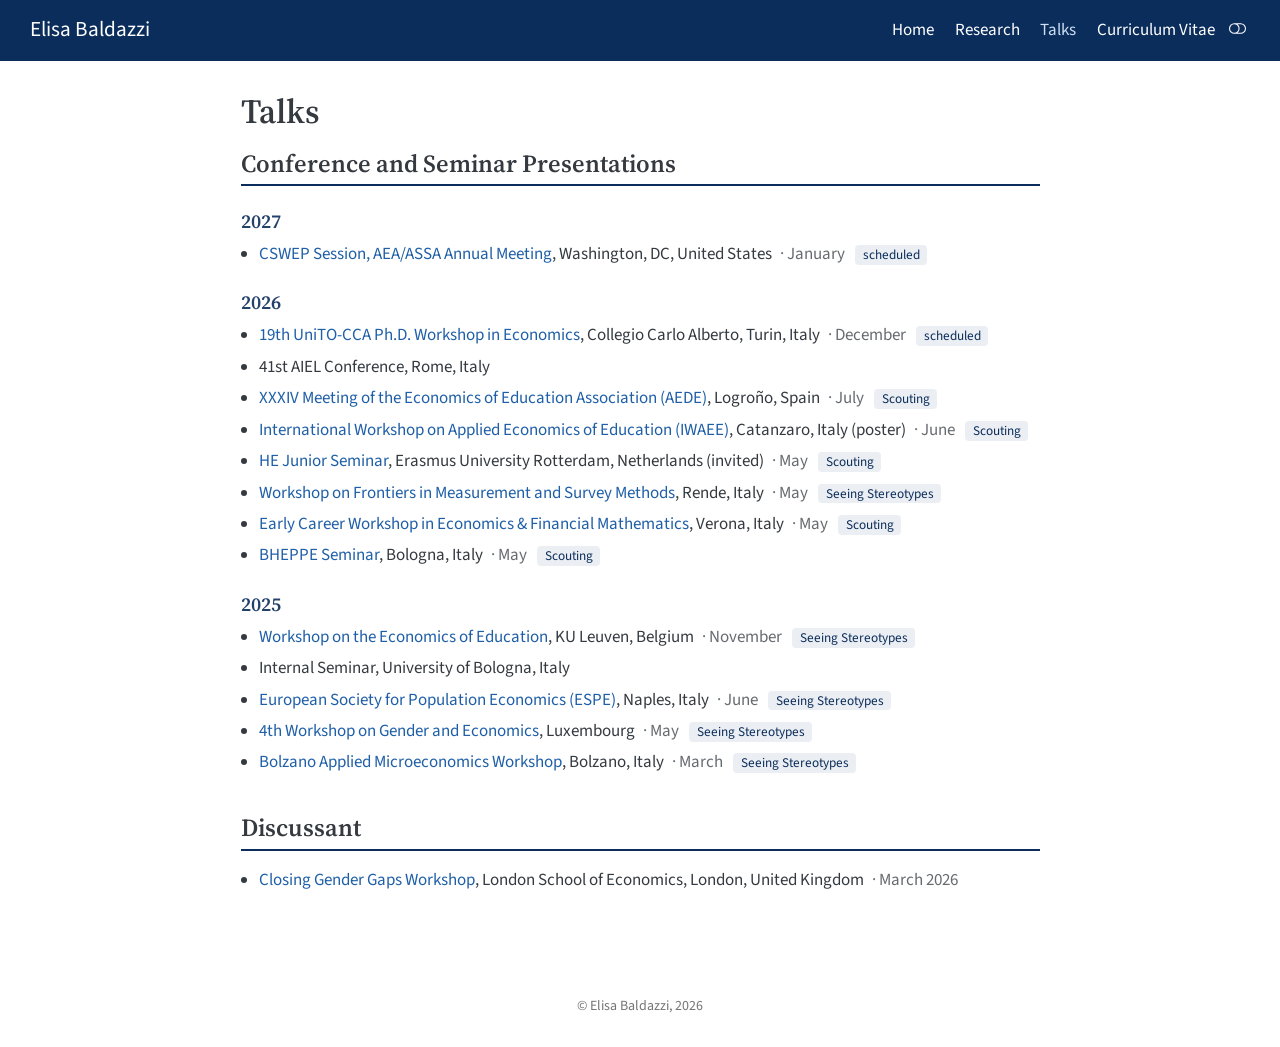
<file: talks.html>
<!DOCTYPE html>
<html xmlns="http://www.w3.org/1999/xhtml" lang="en" xml:lang="en"><head>

<meta charset="utf-8">
<meta name="generator" content="quarto-1.8.26">

<meta name="viewport" content="width=device-width, initial-scale=1.0, user-scalable=yes">


<title>Talks – Elisa Baldazzi</title>
<style>
code{white-space: pre-wrap;}
span.smallcaps{font-variant: small-caps;}
div.columns{display: flex; gap: min(4vw, 1.5em);}
div.column{flex: auto; overflow-x: auto;}
div.hanging-indent{margin-left: 1.5em; text-indent: -1.5em;}
ul.task-list{list-style: none;}
ul.task-list li input[type="checkbox"] {
  width: 0.8em;
  margin: 0 0.8em 0.2em -1em; /* quarto-specific, see https://github.com/quarto-dev/quarto-cli/issues/4556 */ 
  vertical-align: middle;
}
</style>


<script src="site_libs/quarto-nav/quarto-nav.js"></script>
<script src="site_libs/quarto-nav/headroom.min.js"></script>
<script src="site_libs/clipboard/clipboard.min.js"></script>
<script src="site_libs/quarto-search/autocomplete.umd.js"></script>
<script src="site_libs/quarto-search/fuse.min.js"></script>
<script src="site_libs/quarto-search/quarto-search.js"></script>
<meta name="quarto:offset" content="./">
<script src="site_libs/quarto-html/quarto.js" type="module"></script>
<script src="site_libs/quarto-html/tabsets/tabsets.js" type="module"></script>
<script src="site_libs/quarto-html/axe/axe-check.js" type="module"></script>
<script src="site_libs/quarto-html/popper.min.js"></script>
<script src="site_libs/quarto-html/tippy.umd.min.js"></script>
<script src="site_libs/quarto-html/anchor.min.js"></script>
<link href="site_libs/quarto-html/tippy.css" rel="stylesheet">
<link href="site_libs/quarto-html/quarto-syntax-highlighting-587c61ba64f3a5504c4d52d930310e48.css" rel="stylesheet" class="quarto-color-scheme" id="quarto-text-highlighting-styles">
<link href="site_libs/quarto-html/quarto-syntax-highlighting-dark-b758ccaa5987ceb1b75504551e579abf.css" rel="stylesheet" class="quarto-color-scheme quarto-color-alternate" id="quarto-text-highlighting-styles">
<link href="site_libs/quarto-html/quarto-syntax-highlighting-587c61ba64f3a5504c4d52d930310e48.css" rel="stylesheet" class="quarto-color-scheme-extra" id="quarto-text-highlighting-styles">
<script src="site_libs/bootstrap/bootstrap.min.js"></script>
<link href="site_libs/bootstrap/bootstrap-icons.css" rel="stylesheet">
<link href="site_libs/bootstrap/bootstrap-52ae7f096e2c45ac380178c8ec3bee64.min.css" rel="stylesheet" append-hash="true" class="quarto-color-scheme" id="quarto-bootstrap" data-mode="light">
<link href="site_libs/bootstrap/bootstrap-dark-79b4fe8e565977d2ef7a0d599882a51d.min.css" rel="stylesheet" append-hash="true" class="quarto-color-scheme quarto-color-alternate" id="quarto-bootstrap" data-mode="dark">
<link href="site_libs/bootstrap/bootstrap-52ae7f096e2c45ac380178c8ec3bee64.min.css" rel="stylesheet" append-hash="true" class="quarto-color-scheme-extra" id="quarto-bootstrap" data-mode="light">
<script id="quarto-search-options" type="application/json">{
  "location": "navbar",
  "copy-button": false,
  "collapse-after": 3,
  "panel-placement": "end",
  "type": "overlay",
  "limit": 50,
  "keyboard-shortcut": [
    "f",
    "/",
    "s"
  ],
  "show-item-context": false,
  "language": {
    "search-no-results-text": "No results",
    "search-matching-documents-text": "matching documents",
    "search-copy-link-title": "Copy link to search",
    "search-hide-matches-text": "Hide additional matches",
    "search-more-match-text": "more match in this document",
    "search-more-matches-text": "more matches in this document",
    "search-clear-button-title": "Clear",
    "search-text-placeholder": "",
    "search-detached-cancel-button-title": "Cancel",
    "search-submit-button-title": "Submit",
    "search-label": "Search"
  }
}</script>


<link rel="stylesheet" href="styles.css">
</head>

<body class="nav-fixed fullcontent quarto-light"><script id="quarto-html-before-body" type="application/javascript">
    const toggleBodyColorMode = (bsSheetEl) => {
      const mode = bsSheetEl.getAttribute("data-mode");
      const bodyEl = window.document.querySelector("body");
      if (mode === "dark") {
        bodyEl.classList.add("quarto-dark");
        bodyEl.classList.remove("quarto-light");
      } else {
        bodyEl.classList.add("quarto-light");
        bodyEl.classList.remove("quarto-dark");
      }
    }
    const toggleBodyColorPrimary = () => {
      const bsSheetEl = window.document.querySelector("link#quarto-bootstrap:not([rel=disabled-stylesheet])");
      if (bsSheetEl) {
        toggleBodyColorMode(bsSheetEl);
      }
    }
    const setColorSchemeToggle = (alternate) => {
      const toggles = window.document.querySelectorAll('.quarto-color-scheme-toggle');
      for (let i=0; i < toggles.length; i++) {
        const toggle = toggles[i];
        if (toggle) {
          if (alternate) {
            toggle.classList.add("alternate");
          } else {
            toggle.classList.remove("alternate");
          }
        }
      }
    };
    const toggleColorMode = (alternate) => {
      // Switch the stylesheets
      const primaryStylesheets = window.document.querySelectorAll('link.quarto-color-scheme:not(.quarto-color-alternate)');
      const alternateStylesheets = window.document.querySelectorAll('link.quarto-color-scheme.quarto-color-alternate');
      manageTransitions('#quarto-margin-sidebar .nav-link', false);
      if (alternate) {
        // note: dark is layered on light, we don't disable primary!
        enableStylesheet(alternateStylesheets);
        for (const sheetNode of alternateStylesheets) {
          if (sheetNode.id === "quarto-bootstrap") {
            toggleBodyColorMode(sheetNode);
          }
        }
      } else {
        disableStylesheet(alternateStylesheets);
        enableStylesheet(primaryStylesheets)
        toggleBodyColorPrimary();
      }
      manageTransitions('#quarto-margin-sidebar .nav-link', true);
      // Switch the toggles
      setColorSchemeToggle(alternate)
      // Hack to workaround the fact that safari doesn't
      // properly recolor the scrollbar when toggling (#1455)
      if (navigator.userAgent.indexOf('Safari') > 0 && navigator.userAgent.indexOf('Chrome') == -1) {
        manageTransitions("body", false);
        window.scrollTo(0, 1);
        setTimeout(() => {
          window.scrollTo(0, 0);
          manageTransitions("body", true);
        }, 40);
      }
    }
    const disableStylesheet = (stylesheets) => {
      for (let i=0; i < stylesheets.length; i++) {
        const stylesheet = stylesheets[i];
        stylesheet.rel = 'disabled-stylesheet';
      }
    }
    const enableStylesheet = (stylesheets) => {
      for (let i=0; i < stylesheets.length; i++) {
        const stylesheet = stylesheets[i];
        if(stylesheet.rel !== 'stylesheet') { // for Chrome, which will still FOUC without this check
          stylesheet.rel = 'stylesheet';
        }
      }
    }
    const manageTransitions = (selector, allowTransitions) => {
      const els = window.document.querySelectorAll(selector);
      for (let i=0; i < els.length; i++) {
        const el = els[i];
        if (allowTransitions) {
          el.classList.remove('notransition');
        } else {
          el.classList.add('notransition');
        }
      }
    }
    const isFileUrl = () => {
      return window.location.protocol === 'file:';
    }
    const hasAlternateSentinel = () => {
      let styleSentinel = getColorSchemeSentinel();
      if (styleSentinel !== null) {
        return styleSentinel === "alternate";
      } else {
        return false;
      }
    }
    const setStyleSentinel = (alternate) => {
      const value = alternate ? "alternate" : "default";
      if (!isFileUrl()) {
        window.localStorage.setItem("quarto-color-scheme", value);
      } else {
        localAlternateSentinel = value;
      }
    }
    const getColorSchemeSentinel = () => {
      if (!isFileUrl()) {
        const storageValue = window.localStorage.getItem("quarto-color-scheme");
        return storageValue != null ? storageValue : localAlternateSentinel;
      } else {
        return localAlternateSentinel;
      }
    }
    const toggleGiscusIfUsed = (isAlternate, darkModeDefault) => {
      const baseTheme = document.querySelector('#giscus-base-theme')?.value ?? 'light';
      const alternateTheme = document.querySelector('#giscus-alt-theme')?.value ?? 'dark';
      let newTheme = '';
      if(authorPrefersDark) {
        newTheme = isAlternate ? baseTheme : alternateTheme;
      } else {
        newTheme = isAlternate ? alternateTheme : baseTheme;
      }
      const changeGiscusTheme = () => {
        // From: https://github.com/giscus/giscus/issues/336
        const sendMessage = (message) => {
          const iframe = document.querySelector('iframe.giscus-frame');
          if (!iframe) return;
          iframe.contentWindow.postMessage({ giscus: message }, 'https://giscus.app');
        }
        sendMessage({
          setConfig: {
            theme: newTheme
          }
        });
      }
      const isGiscussLoaded = window.document.querySelector('iframe.giscus-frame') !== null;
      if (isGiscussLoaded) {
        changeGiscusTheme();
      }
    };
    const authorPrefersDark = false;
    const darkModeDefault = authorPrefersDark;
      document.querySelector('link#quarto-text-highlighting-styles.quarto-color-scheme-extra').rel = 'disabled-stylesheet';
      document.querySelector('link#quarto-bootstrap.quarto-color-scheme-extra').rel = 'disabled-stylesheet';
    let localAlternateSentinel = darkModeDefault ? 'alternate' : 'default';
    // Dark / light mode switch
    window.quartoToggleColorScheme = () => {
      // Read the current dark / light value
      let toAlternate = !hasAlternateSentinel();
      toggleColorMode(toAlternate);
      setStyleSentinel(toAlternate);
      toggleGiscusIfUsed(toAlternate, darkModeDefault);
      window.dispatchEvent(new Event('resize'));
    };
    // Switch to dark mode if need be
    if (hasAlternateSentinel()) {
      toggleColorMode(true);
    } else {
      toggleColorMode(false);
    }
  </script>

<div id="quarto-search-results"></div>
  <header id="quarto-header" class="headroom fixed-top">
    <nav class="navbar navbar-expand-lg " data-bs-theme="dark">
      <div class="navbar-container container-fluid">
      <div class="navbar-brand-container mx-auto">
    <a class="navbar-brand" href="./index.html">
    <span class="navbar-title">Elisa Baldazzi</span>
    </a>
  </div>
          <button class="navbar-toggler" type="button" data-bs-toggle="collapse" data-bs-target="#navbarCollapse" aria-controls="navbarCollapse" role="menu" aria-expanded="false" aria-label="Toggle navigation" onclick="if (window.quartoToggleHeadroom) { window.quartoToggleHeadroom(); }">
  <span class="navbar-toggler-icon"></span>
</button>
          <div class="collapse navbar-collapse" id="navbarCollapse">
            <ul class="navbar-nav navbar-nav-scroll ms-auto">
  <li class="nav-item">
    <a class="nav-link" href="./index.html"> 
<span class="menu-text">Home</span></a>
  </li>  
  <li class="nav-item">
    <a class="nav-link" href="./research.html"> 
<span class="menu-text">Research</span></a>
  </li>  
  <li class="nav-item">
    <a class="nav-link active" href="./talks.html" aria-current="page"> 
<span class="menu-text">Talks</span></a>
  </li>  
  <li class="nav-item">
    <a class="nav-link" href="./cv.html"> 
<span class="menu-text">Curriculum Vitae</span></a>
  </li>  
</ul>
          </div> <!-- /navcollapse -->
            <div class="quarto-navbar-tools">
  <a href="" class="quarto-color-scheme-toggle quarto-navigation-tool  px-1" onclick="window.quartoToggleColorScheme(); return false;" title="Toggle dark mode"><i class="bi"></i></a>
</div>
      </div> <!-- /container-fluid -->
    </nav>
</header>
<!-- content -->
<div id="quarto-content" class="quarto-container page-columns page-rows-contents page-layout-article page-navbar">
<!-- sidebar -->
<!-- margin-sidebar -->
    
<!-- main -->
<main class="content" id="quarto-document-content">


<header id="title-block-header" class="quarto-title-block default">
<div class="quarto-title">
<h1 class="title">Talks</h1>
</div>



<div class="quarto-title-meta">

    
  
    
  </div>
  


</header>


<section id="conference-and-seminar-presentations" class="level2">
<h2 class="anchored" data-anchor-id="conference-and-seminar-presentations">Conference and Seminar Presentations</h2>
<section id="section" class="level3">
<h3 class="anchored" data-anchor-id="section">2027</h3>
<div class="talks">
<ul>
<li><a href="https://www.aeaweb.org/about-aea/committees/cswep/news-and-events/annual-meeting">CSWEP Session, AEA/ASSA Annual Meeting</a>, Washington, DC, United States <span class="talk-date">January</span> <span class="talk-tag">scheduled</span></li>
</ul>
</div>
</section>
<section id="section-1" class="level3">
<h3 class="anchored" data-anchor-id="section-1">2026</h3>
<div class="talks">
<ul>
<li><a href="https://www.workshopecon.carloalberto.org/">19th UniTO-CCA Ph.D.&nbsp;Workshop in Economics</a>, Collegio Carlo Alberto, Turin, Italy <span class="talk-date">December</span> <span class="talk-tag">scheduled</span></li>
<li>41st AIEL Conference, Rome, Italy</li>
<li><a href="https://2026.economicsofeducation.com/en/">XXXIV Meeting of the Economics of Education Association (AEDE)</a>, Logroño, Spain <span class="talk-date">July</span> <span class="talk-tag">Scouting</span></li>
<li><a href="https://iwaee.org/new/">International Workshop on Applied Economics of Education (IWAEE)</a>, Catanzaro, Italy (poster) <span class="talk-date">June</span> <span class="talk-tag">Scouting</span></li>
<li><a href="https://www.eur.nl/en/ese/department-applied-economics/health-economics/events">HE Junior Seminar</a>, Erasmus University Rotterdam, Netherlands (invited) <span class="talk-date">May</span> <span class="talk-tag">Scouting</span></li>
<li><a href="https://www.metodweb.eu/">Workshop on Frontiers in Measurement and Survey Methods</a>, Rende, Italy <span class="talk-date">May</span> <span class="talk-tag">Seeing Stereotypes</span></li>
<li><a href="https://sites.google.com/view/ecwe-verona/home">Early Career Workshop in Economics &amp; Financial Mathematics</a>, Verona, Italy <span class="talk-date">May</span> <span class="talk-tag">Scouting</span></li>
<li><a href="https://sites.google.com/view/bheppe">BHEPPE Seminar</a>, Bologna, Italy <span class="talk-date">May</span> <span class="talk-tag">Scouting</span></li>
</ul>
</div>
</section>
<section id="section-2" class="level3">
<h3 class="anchored" data-anchor-id="section-2">2025</h3>
<div class="talks">
<ul>
<li><a href="https://feb.kuleuven.be/drc/LEER/bridge-project/workshop-on-the-economics-of-education">Workshop on the Economics of Education</a>, KU Leuven, Belgium <span class="talk-date">November</span> <span class="talk-tag">Seeing Stereotypes</span></li>
<li>Internal Seminar, University of Bologna, Italy</li>
<li><a href="https://www.espe2025naples.com/">European Society for Population Economics (ESPE)</a>, Naples, Italy <span class="talk-date">June</span> <span class="talk-tag">Seeing Stereotypes</span></li>
<li><a href="https://inomics.com/conference/call-for-papers-4th-workshop-on-gender-and-economics-1547797">4th Workshop on Gender and Economics</a>, Luxembourg <span class="talk-date">May</span> <span class="talk-tag">Seeing Stereotypes</span></li>
<li><a href="https://www.unibz.it/en/events/bolzano-applied-microeconomics-workshop-2025">Bolzano Applied Microeconomics Workshop</a>, Bolzano, Italy <span class="talk-date">March</span> <span class="talk-tag">Seeing Stereotypes</span></li>
</ul>
</div>
</section>
</section>
<section id="discussant" class="level2">
<h2 class="anchored" data-anchor-id="discussant">Discussant</h2>
<div class="talks">
<ul>
<li><a href="https://www.lse.ac.uk/social-policy/research/research-clusters/wispprh/events/closing-gender-gaps-workshop">Closing Gender Gaps Workshop</a>, London School of Economics, London, United Kingdom <span class="talk-date">March 2026</span></li>
</ul>
</div>


</section>

</main> <!-- /main -->
<script id="quarto-html-after-body" type="application/javascript">
  window.document.addEventListener("DOMContentLoaded", function (event) {
    // Ensure there is a toggle, if there isn't float one in the top right
    if (window.document.querySelector('.quarto-color-scheme-toggle') === null) {
      const a = window.document.createElement('a');
      a.classList.add('top-right');
      a.classList.add('quarto-color-scheme-toggle');
      a.href = "";
      a.onclick = function() { try { window.quartoToggleColorScheme(); } catch {} return false; };
      const i = window.document.createElement("i");
      i.classList.add('bi');
      a.appendChild(i);
      window.document.body.appendChild(a);
    }
    setColorSchemeToggle(hasAlternateSentinel())
    const icon = "";
    const anchorJS = new window.AnchorJS();
    anchorJS.options = {
      placement: 'right',
      icon: icon
    };
    anchorJS.add('.anchored');
    const isCodeAnnotation = (el) => {
      for (const clz of el.classList) {
        if (clz.startsWith('code-annotation-')) {                     
          return true;
        }
      }
      return false;
    }
    const onCopySuccess = function(e) {
      // button target
      const button = e.trigger;
      // don't keep focus
      button.blur();
      // flash "checked"
      button.classList.add('code-copy-button-checked');
      var currentTitle = button.getAttribute("title");
      button.setAttribute("title", "Copied!");
      let tooltip;
      if (window.bootstrap) {
        button.setAttribute("data-bs-toggle", "tooltip");
        button.setAttribute("data-bs-placement", "left");
        button.setAttribute("data-bs-title", "Copied!");
        tooltip = new bootstrap.Tooltip(button, 
          { trigger: "manual", 
            customClass: "code-copy-button-tooltip",
            offset: [0, -8]});
        tooltip.show();    
      }
      setTimeout(function() {
        if (tooltip) {
          tooltip.hide();
          button.removeAttribute("data-bs-title");
          button.removeAttribute("data-bs-toggle");
          button.removeAttribute("data-bs-placement");
        }
        button.setAttribute("title", currentTitle);
        button.classList.remove('code-copy-button-checked');
      }, 1000);
      // clear code selection
      e.clearSelection();
    }
    const getTextToCopy = function(trigger) {
      const outerScaffold = trigger.parentElement.cloneNode(true);
      const codeEl = outerScaffold.querySelector('code');
      for (const childEl of codeEl.children) {
        if (isCodeAnnotation(childEl)) {
          childEl.remove();
        }
      }
      return codeEl.innerText;
    }
    const clipboard = new window.ClipboardJS('.code-copy-button:not([data-in-quarto-modal])', {
      text: getTextToCopy
    });
    clipboard.on('success', onCopySuccess);
    if (window.document.getElementById('quarto-embedded-source-code-modal')) {
      const clipboardModal = new window.ClipboardJS('.code-copy-button[data-in-quarto-modal]', {
        text: getTextToCopy,
        container: window.document.getElementById('quarto-embedded-source-code-modal')
      });
      clipboardModal.on('success', onCopySuccess);
    }
      var localhostRegex = new RegExp(/^(?:http|https):\/\/localhost\:?[0-9]*\//);
      var mailtoRegex = new RegExp(/^mailto:/);
        var filterRegex = new RegExp("https:\/\/elisabaldazzi\.github\.io");
      var isInternal = (href) => {
          return filterRegex.test(href) || localhostRegex.test(href) || mailtoRegex.test(href);
      }
      // Inspect non-navigation links and adorn them if external
     var links = window.document.querySelectorAll('a[href]:not(.nav-link):not(.navbar-brand):not(.toc-action):not(.sidebar-link):not(.sidebar-item-toggle):not(.pagination-link):not(.no-external):not([aria-hidden]):not(.dropdown-item):not(.quarto-navigation-tool):not(.about-link)');
      for (var i=0; i<links.length; i++) {
        const link = links[i];
        if (!isInternal(link.href)) {
          // undo the damage that might have been done by quarto-nav.js in the case of
          // links that we want to consider external
          if (link.dataset.originalHref !== undefined) {
            link.href = link.dataset.originalHref;
          }
        }
      }
    function tippyHover(el, contentFn, onTriggerFn, onUntriggerFn) {
      const config = {
        allowHTML: true,
        maxWidth: 500,
        delay: 100,
        arrow: false,
        appendTo: function(el) {
            return el.parentElement;
        },
        interactive: true,
        interactiveBorder: 10,
        theme: 'quarto',
        placement: 'bottom-start',
      };
      if (contentFn) {
        config.content = contentFn;
      }
      if (onTriggerFn) {
        config.onTrigger = onTriggerFn;
      }
      if (onUntriggerFn) {
        config.onUntrigger = onUntriggerFn;
      }
      window.tippy(el, config); 
    }
    const noterefs = window.document.querySelectorAll('a[role="doc-noteref"]');
    for (var i=0; i<noterefs.length; i++) {
      const ref = noterefs[i];
      tippyHover(ref, function() {
        // use id or data attribute instead here
        let href = ref.getAttribute('data-footnote-href') || ref.getAttribute('href');
        try { href = new URL(href).hash; } catch {}
        const id = href.replace(/^#\/?/, "");
        const note = window.document.getElementById(id);
        if (note) {
          return note.innerHTML;
        } else {
          return "";
        }
      });
    }
    const xrefs = window.document.querySelectorAll('a.quarto-xref');
    const processXRef = (id, note) => {
      // Strip column container classes
      const stripColumnClz = (el) => {
        el.classList.remove("page-full", "page-columns");
        if (el.children) {
          for (const child of el.children) {
            stripColumnClz(child);
          }
        }
      }
      stripColumnClz(note)
      if (id === null || id.startsWith('sec-')) {
        // Special case sections, only their first couple elements
        const container = document.createElement("div");
        if (note.children && note.children.length > 2) {
          container.appendChild(note.children[0].cloneNode(true));
          for (let i = 1; i < note.children.length; i++) {
            const child = note.children[i];
            if (child.tagName === "P" && child.innerText === "") {
              continue;
            } else {
              container.appendChild(child.cloneNode(true));
              break;
            }
          }
          if (window.Quarto?.typesetMath) {
            window.Quarto.typesetMath(container);
          }
          return container.innerHTML
        } else {
          if (window.Quarto?.typesetMath) {
            window.Quarto.typesetMath(note);
          }
          return note.innerHTML;
        }
      } else {
        // Remove any anchor links if they are present
        const anchorLink = note.querySelector('a.anchorjs-link');
        if (anchorLink) {
          anchorLink.remove();
        }
        if (window.Quarto?.typesetMath) {
          window.Quarto.typesetMath(note);
        }
        if (note.classList.contains("callout")) {
          return note.outerHTML;
        } else {
          return note.innerHTML;
        }
      }
    }
    for (var i=0; i<xrefs.length; i++) {
      const xref = xrefs[i];
      tippyHover(xref, undefined, function(instance) {
        instance.disable();
        let url = xref.getAttribute('href');
        let hash = undefined; 
        if (url.startsWith('#')) {
          hash = url;
        } else {
          try { hash = new URL(url).hash; } catch {}
        }
        if (hash) {
          const id = hash.replace(/^#\/?/, "");
          const note = window.document.getElementById(id);
          if (note !== null) {
            try {
              const html = processXRef(id, note.cloneNode(true));
              instance.setContent(html);
            } finally {
              instance.enable();
              instance.show();
            }
          } else {
            // See if we can fetch this
            fetch(url.split('#')[0])
            .then(res => res.text())
            .then(html => {
              const parser = new DOMParser();
              const htmlDoc = parser.parseFromString(html, "text/html");
              const note = htmlDoc.getElementById(id);
              if (note !== null) {
                const html = processXRef(id, note);
                instance.setContent(html);
              } 
            }).finally(() => {
              instance.enable();
              instance.show();
            });
          }
        } else {
          // See if we can fetch a full url (with no hash to target)
          // This is a special case and we should probably do some content thinning / targeting
          fetch(url)
          .then(res => res.text())
          .then(html => {
            const parser = new DOMParser();
            const htmlDoc = parser.parseFromString(html, "text/html");
            const note = htmlDoc.querySelector('main.content');
            if (note !== null) {
              // This should only happen for chapter cross references
              // (since there is no id in the URL)
              // remove the first header
              if (note.children.length > 0 && note.children[0].tagName === "HEADER") {
                note.children[0].remove();
              }
              const html = processXRef(null, note);
              instance.setContent(html);
            } 
          }).finally(() => {
            instance.enable();
            instance.show();
          });
        }
      }, function(instance) {
      });
    }
        let selectedAnnoteEl;
        const selectorForAnnotation = ( cell, annotation) => {
          let cellAttr = 'data-code-cell="' + cell + '"';
          let lineAttr = 'data-code-annotation="' +  annotation + '"';
          const selector = 'span[' + cellAttr + '][' + lineAttr + ']';
          return selector;
        }
        const selectCodeLines = (annoteEl) => {
          const doc = window.document;
          const targetCell = annoteEl.getAttribute("data-target-cell");
          const targetAnnotation = annoteEl.getAttribute("data-target-annotation");
          const annoteSpan = window.document.querySelector(selectorForAnnotation(targetCell, targetAnnotation));
          const lines = annoteSpan.getAttribute("data-code-lines").split(",");
          const lineIds = lines.map((line) => {
            return targetCell + "-" + line;
          })
          let top = null;
          let height = null;
          let parent = null;
          if (lineIds.length > 0) {
              //compute the position of the single el (top and bottom and make a div)
              const el = window.document.getElementById(lineIds[0]);
              top = el.offsetTop;
              height = el.offsetHeight;
              parent = el.parentElement.parentElement;
            if (lineIds.length > 1) {
              const lastEl = window.document.getElementById(lineIds[lineIds.length - 1]);
              const bottom = lastEl.offsetTop + lastEl.offsetHeight;
              height = bottom - top;
            }
            if (top !== null && height !== null && parent !== null) {
              // cook up a div (if necessary) and position it 
              let div = window.document.getElementById("code-annotation-line-highlight");
              if (div === null) {
                div = window.document.createElement("div");
                div.setAttribute("id", "code-annotation-line-highlight");
                div.style.position = 'absolute';
                parent.appendChild(div);
              }
              div.style.top = top - 2 + "px";
              div.style.height = height + 4 + "px";
              div.style.left = 0;
              let gutterDiv = window.document.getElementById("code-annotation-line-highlight-gutter");
              if (gutterDiv === null) {
                gutterDiv = window.document.createElement("div");
                gutterDiv.setAttribute("id", "code-annotation-line-highlight-gutter");
                gutterDiv.style.position = 'absolute';
                const codeCell = window.document.getElementById(targetCell);
                const gutter = codeCell.querySelector('.code-annotation-gutter');
                gutter.appendChild(gutterDiv);
              }
              gutterDiv.style.top = top - 2 + "px";
              gutterDiv.style.height = height + 4 + "px";
            }
            selectedAnnoteEl = annoteEl;
          }
        };
        const unselectCodeLines = () => {
          const elementsIds = ["code-annotation-line-highlight", "code-annotation-line-highlight-gutter"];
          elementsIds.forEach((elId) => {
            const div = window.document.getElementById(elId);
            if (div) {
              div.remove();
            }
          });
          selectedAnnoteEl = undefined;
        };
          // Handle positioning of the toggle
      window.addEventListener(
        "resize",
        throttle(() => {
          elRect = undefined;
          if (selectedAnnoteEl) {
            selectCodeLines(selectedAnnoteEl);
          }
        }, 10)
      );
      function throttle(fn, ms) {
      let throttle = false;
      let timer;
        return (...args) => {
          if(!throttle) { // first call gets through
              fn.apply(this, args);
              throttle = true;
          } else { // all the others get throttled
              if(timer) clearTimeout(timer); // cancel #2
              timer = setTimeout(() => {
                fn.apply(this, args);
                timer = throttle = false;
              }, ms);
          }
        };
      }
        // Attach click handler to the DT
        const annoteDls = window.document.querySelectorAll('dt[data-target-cell]');
        for (const annoteDlNode of annoteDls) {
          annoteDlNode.addEventListener('click', (event) => {
            const clickedEl = event.target;
            if (clickedEl !== selectedAnnoteEl) {
              unselectCodeLines();
              const activeEl = window.document.querySelector('dt[data-target-cell].code-annotation-active');
              if (activeEl) {
                activeEl.classList.remove('code-annotation-active');
              }
              selectCodeLines(clickedEl);
              clickedEl.classList.add('code-annotation-active');
            } else {
              // Unselect the line
              unselectCodeLines();
              clickedEl.classList.remove('code-annotation-active');
            }
          });
        }
    const findCites = (el) => {
      const parentEl = el.parentElement;
      if (parentEl) {
        const cites = parentEl.dataset.cites;
        if (cites) {
          return {
            el,
            cites: cites.split(' ')
          };
        } else {
          return findCites(el.parentElement)
        }
      } else {
        return undefined;
      }
    };
    var bibliorefs = window.document.querySelectorAll('a[role="doc-biblioref"]');
    for (var i=0; i<bibliorefs.length; i++) {
      const ref = bibliorefs[i];
      const citeInfo = findCites(ref);
      if (citeInfo) {
        tippyHover(citeInfo.el, function() {
          var popup = window.document.createElement('div');
          citeInfo.cites.forEach(function(cite) {
            var citeDiv = window.document.createElement('div');
            citeDiv.classList.add('hanging-indent');
            citeDiv.classList.add('csl-entry');
            var biblioDiv = window.document.getElementById('ref-' + cite);
            if (biblioDiv) {
              citeDiv.innerHTML = biblioDiv.innerHTML;
            }
            popup.appendChild(citeDiv);
          });
          return popup.innerHTML;
        });
      }
    }
  });
  </script>
</div> <!-- /content -->
<footer class="footer">
  <div class="nav-footer">
    <div class="nav-footer-left">
      &nbsp;
    </div>   
    <div class="nav-footer-center">
<p>© Elisa Baldazzi, 2026</p>
</div>
    <div class="nav-footer-right">
      &nbsp;
    </div>
  </div>
</footer>




</body></html>
</file>
<file: site_libs/quarto-html/tippy.css>
.tippy-box[data-animation=fade][data-state=hidden]{opacity:0}[data-tippy-root]{max-width:calc(100vw - 10px)}.tippy-box{position:relative;background-color:#333;color:#fff;border-radius:4px;font-size:14px;line-height:1.4;white-space:normal;outline:0;transition-property:transform,visibility,opacity}.tippy-box[data-placement^=top]>.tippy-arrow{bottom:0}.tippy-box[data-placement^=top]>.tippy-arrow:before{bottom:-7px;left:0;border-width:8px 8px 0;border-top-color:initial;transform-origin:center top}.tippy-box[data-placement^=bottom]>.tippy-arrow{top:0}.tippy-box[data-placement^=bottom]>.tippy-arrow:before{top:-7px;left:0;border-width:0 8px 8px;border-bottom-color:initial;transform-origin:center bottom}.tippy-box[data-placement^=left]>.tippy-arrow{right:0}.tippy-box[data-placement^=left]>.tippy-arrow:before{border-width:8px 0 8px 8px;border-left-color:initial;right:-7px;transform-origin:center left}.tippy-box[data-placement^=right]>.tippy-arrow{left:0}.tippy-box[data-placement^=right]>.tippy-arrow:before{left:-7px;border-width:8px 8px 8px 0;border-right-color:initial;transform-origin:center right}.tippy-box[data-inertia][data-state=visible]{transition-timing-function:cubic-bezier(.54,1.5,.38,1.11)}.tippy-arrow{width:16px;height:16px;color:#333}.tippy-arrow:before{content:"";position:absolute;border-color:transparent;border-style:solid}.tippy-content{position:relative;padding:5px 9px;z-index:1}
</file>
<file: site_libs/quarto-html/quarto-syntax-highlighting-587c61ba64f3a5504c4d52d930310e48.css>
/* quarto syntax highlight colors */
:root {
  --quarto-hl-ot-color: #003B4F;
  --quarto-hl-at-color: #657422;
  --quarto-hl-ss-color: #20794D;
  --quarto-hl-an-color: #5E5E5E;
  --quarto-hl-fu-color: #4758AB;
  --quarto-hl-st-color: #20794D;
  --quarto-hl-cf-color: #003B4F;
  --quarto-hl-op-color: #5E5E5E;
  --quarto-hl-er-color: #AD0000;
  --quarto-hl-bn-color: #AD0000;
  --quarto-hl-al-color: #AD0000;
  --quarto-hl-va-color: #111111;
  --quarto-hl-bu-color: inherit;
  --quarto-hl-ex-color: inherit;
  --quarto-hl-pp-color: #AD0000;
  --quarto-hl-in-color: #5E5E5E;
  --quarto-hl-vs-color: #20794D;
  --quarto-hl-wa-color: #5E5E5E;
  --quarto-hl-do-color: #5E5E5E;
  --quarto-hl-im-color: #00769E;
  --quarto-hl-ch-color: #20794D;
  --quarto-hl-dt-color: #AD0000;
  --quarto-hl-fl-color: #AD0000;
  --quarto-hl-co-color: #5E5E5E;
  --quarto-hl-cv-color: #5E5E5E;
  --quarto-hl-cn-color: #8f5902;
  --quarto-hl-sc-color: #5E5E5E;
  --quarto-hl-dv-color: #AD0000;
  --quarto-hl-kw-color: #003B4F;
}

/* other quarto variables */
:root {
  --quarto-font-monospace: SFMono-Regular, Menlo, Monaco, Consolas, "Liberation Mono", "Courier New", monospace;
}

/* syntax highlight based on Pandoc's rules */
pre > code.sourceCode > span {
  color: #003B4F;
}

code.sourceCode > span {
  color: #003B4F;
}

div.sourceCode,
div.sourceCode pre.sourceCode {
  color: #003B4F;
}

/* Normal */
code span {
  color: #003B4F;
}

/* Alert */
code span.al {
  color: #AD0000;
  font-style: inherit;
}

/* Annotation */
code span.an {
  color: #5E5E5E;
  font-style: inherit;
}

/* Attribute */
code span.at {
  color: #657422;
  font-style: inherit;
}

/* BaseN */
code span.bn {
  color: #AD0000;
  font-style: inherit;
}

/* BuiltIn */
code span.bu {
  font-style: inherit;
}

/* ControlFlow */
code span.cf {
  color: #003B4F;
  font-weight: bold;
  font-style: inherit;
}

/* Char */
code span.ch {
  color: #20794D;
  font-style: inherit;
}

/* Constant */
code span.cn {
  color: #8f5902;
  font-style: inherit;
}

/* Comment */
code span.co {
  color: #5E5E5E;
  font-style: inherit;
}

/* CommentVar */
code span.cv {
  color: #5E5E5E;
  font-style: italic;
}

/* Documentation */
code span.do {
  color: #5E5E5E;
  font-style: italic;
}

/* DataType */
code span.dt {
  color: #AD0000;
  font-style: inherit;
}

/* DecVal */
code span.dv {
  color: #AD0000;
  font-style: inherit;
}

/* Error */
code span.er {
  color: #AD0000;
  font-style: inherit;
}

/* Extension */
code span.ex {
  font-style: inherit;
}

/* Float */
code span.fl {
  color: #AD0000;
  font-style: inherit;
}

/* Function */
code span.fu {
  color: #4758AB;
  font-style: inherit;
}

/* Import */
code span.im {
  color: #00769E;
  font-style: inherit;
}

/* Information */
code span.in {
  color: #5E5E5E;
  font-style: inherit;
}

/* Keyword */
code span.kw {
  color: #003B4F;
  font-weight: bold;
  font-style: inherit;
}

/* Operator */
code span.op {
  color: #5E5E5E;
  font-style: inherit;
}

/* Other */
code span.ot {
  color: #003B4F;
  font-style: inherit;
}

/* Preprocessor */
code span.pp {
  color: #AD0000;
  font-style: inherit;
}

/* SpecialChar */
code span.sc {
  color: #5E5E5E;
  font-style: inherit;
}

/* SpecialString */
code span.ss {
  color: #20794D;
  font-style: inherit;
}

/* String */
code span.st {
  color: #20794D;
  font-style: inherit;
}

/* Variable */
code span.va {
  color: #111111;
  font-style: inherit;
}

/* VerbatimString */
code span.vs {
  color: #20794D;
  font-style: inherit;
}

/* Warning */
code span.wa {
  color: #5E5E5E;
  font-style: italic;
}

.prevent-inlining {
  content: "</";
}

/*# sourceMappingURL=2dce1cc6c82594539e1579de68416b47.css.map */
</file>
<file: site_libs/quarto-html/quarto-syntax-highlighting-dark-b758ccaa5987ceb1b75504551e579abf.css>
/* quarto syntax highlight colors */
:root {
  --quarto-hl-al-color: #f07178;
  --quarto-hl-an-color: #d4d0ab;
  --quarto-hl-at-color: #00e0e0;
  --quarto-hl-bn-color: #d4d0ab;
  --quarto-hl-bu-color: #abe338;
  --quarto-hl-ch-color: #abe338;
  --quarto-hl-co-color: #f8f8f2;
  --quarto-hl-cv-color: #ffd700;
  --quarto-hl-cn-color: #ffd700;
  --quarto-hl-cf-color: #ffa07a;
  --quarto-hl-dt-color: #ffa07a;
  --quarto-hl-dv-color: #d4d0ab;
  --quarto-hl-do-color: #f8f8f2;
  --quarto-hl-er-color: #f07178;
  --quarto-hl-ex-color: #00e0e0;
  --quarto-hl-fl-color: #d4d0ab;
  --quarto-hl-fu-color: #ffa07a;
  --quarto-hl-im-color: #abe338;
  --quarto-hl-in-color: #d4d0ab;
  --quarto-hl-kw-color: #ffa07a;
  --quarto-hl-op-color: #ffa07a;
  --quarto-hl-ot-color: #00e0e0;
  --quarto-hl-pp-color: #dcc6e0;
  --quarto-hl-re-color: #00e0e0;
  --quarto-hl-sc-color: #abe338;
  --quarto-hl-ss-color: #abe338;
  --quarto-hl-st-color: #abe338;
  --quarto-hl-va-color: #00e0e0;
  --quarto-hl-vs-color: #abe338;
  --quarto-hl-wa-color: #dcc6e0;
}

/* other quarto variables */
:root {
  --quarto-font-monospace: SFMono-Regular, Menlo, Monaco, Consolas, "Liberation Mono", "Courier New", monospace;
}

/* syntax highlight based on Pandoc's rules */
pre > code.sourceCode > span {
  color: #f8f8f2;
}

code.sourceCode > span {
  color: #f8f8f2;
}

div.sourceCode,
div.sourceCode pre.sourceCode {
  color: #f8f8f2;
}

/* Normal */
code span {
  color: #f8f8f2;
}

/* Alert */
code span.al {
  color: #f07178;
}

/* Annotation */
code span.an {
  color: #d4d0ab;
}

/* Attribute */
code span.at {
  color: #00e0e0;
}

/* BaseN */
code span.bn {
  color: #d4d0ab;
}

/* BuiltIn */
code span.bu {
  color: #abe338;
}

/* ControlFlow */
code span.cf {
  font-weight: bold;
  color: #ffa07a;
}

/* Char */
code span.ch {
  color: #abe338;
}

/* Constant */
code span.cn {
  color: #ffd700;
}

/* Comment */
code span.co {
  font-style: italic;
  color: #f8f8f2;
}

/* CommentVar */
code span.cv {
  color: #ffd700;
}

/* Documentation */
code span.do {
  color: #f8f8f2;
}

/* DataType */
code span.dt {
  color: #ffa07a;
}

/* DecVal */
code span.dv {
  color: #d4d0ab;
}

/* Error */
code span.er {
  color: #f07178;
  text-decoration: underline;
}

/* Extension */
code span.ex {
  font-weight: bold;
  color: #00e0e0;
}

/* Float */
code span.fl {
  color: #d4d0ab;
}

/* Function */
code span.fu {
  color: #ffa07a;
}

/* Import */
code span.im {
  color: #abe338;
}

/* Information */
code span.in {
  color: #d4d0ab;
}

/* Keyword */
code span.kw {
  font-weight: bold;
  color: #ffa07a;
}

/* Operator */
code span.op {
  color: #ffa07a;
}

/* Other */
code span.ot {
  color: #00e0e0;
}

/* Preprocessor */
code span.pp {
  color: #dcc6e0;
}

/* RegionMarker */
code span.re {
  background-color: #f8f8f2;
  color: #00e0e0;
}

/* SpecialChar */
code span.sc {
  color: #abe338;
}

/* SpecialString */
code span.ss {
  color: #abe338;
}

/* String */
code span.st {
  color: #abe338;
}

/* Variable */
code span.va {
  color: #00e0e0;
}

/* VerbatimString */
code span.vs {
  color: #abe338;
}

/* Warning */
code span.wa {
  color: #dcc6e0;
}

.prevent-inlining {
  content: "</";
}

/*# sourceMappingURL=6c091f0476edacc1e88d089996040f32.css.map */
</file>
<file: styles.css>
/* ---------- Layout ---------- */
main.content { max-width: 920px; }
a { text-decoration: none; }
a:hover { text-decoration: underline; }

main h2 {
  margin-top: 2.2rem;
  padding-bottom: .35rem;
  border-bottom: 2px solid var(--bs-primary);
  font-size: 1.45rem;
}
.quarto-title h1.title { font-size: 2rem; }

/* ---------- Home: photo left, text right ---------- */
.hero {
  display: grid;
  grid-template-columns: minmax(180px, 280px) 1fr;
  gap: 2.5rem;
  align-items: start;
  margin-top: 1.5rem;
}
.hero-photo img {
  width: 100%;
  border-radius: 6px;
  box-shadow: 0 4px 14px rgba(0, 0, 0, .15);
}
.hero-text h1.hero-name {
  margin: 0 0 .15rem 0;
  font-size: 2.3rem;
  border: none;
}
.hero-role {
  display: block;
  color: var(--bs-secondary-color, #6c757d);
  font-size: 1.1rem;
  margin-bottom: 1rem;
}
.hero-text > p > strong:only-child {
  display: inline-block;
  font-size: 1.12rem;
  color: var(--bs-primary);
}
.hero-email { font-size: 1.05rem; }
.hero-links p {
  display: flex;
  flex-wrap: wrap;
  gap: .5rem;
  margin: 1rem 0 0 0;
}
.hero-links a {
  display: inline-flex;
  align-items: center;
  gap: .35rem;
  padding: .25rem .7rem;
  border: 1px solid var(--bs-border-color, #dee2e6);
  border-radius: 999px;
  font-size: .92rem;
}
.hero-links a:hover { text-decoration: none; border-color: var(--bs-link-color); }

@media (max-width: 700px) {
  .hero { grid-template-columns: 1fr; gap: 1.2rem; }
  .hero-photo { max-width: 240px; margin: 0 auto; }
  .hero-text h1.hero-name { text-align: center; }
  .hero-role { text-align: center; }
}

/* ---------- News ---------- */
.news ul { list-style: none; padding-left: 0; }
.news li {
  padding: .55rem 0;
  border-bottom: 1px solid var(--bs-border-color, #eee);
  position: relative;
  padding-left: 6.5rem;
}
.news-date {
  position: absolute;
  left: 0;
  font-weight: 600;
  color: var(--bs-primary);
}

/* ---------- Research ---------- */
.paper {
  margin: 1.2rem 0 1.6rem 0;
  padding-left: 1rem;
  border-left: 3px solid var(--bs-border-color, #dee2e6);
}
.paper p { margin-bottom: .3rem; }
.paper.jmp {
  border-left-color: var(--bs-primary);
  padding: 1rem 1.2rem;
  background: rgba(11, 45, 91, .04);
  border-radius: 0 6px 6px 0;
}
.paper.jmp p:last-child { margin-top: .8rem; text-align: justify; }
.paper-title { font-size: 1.08rem; }
.paper-meta, .paper-venue { color: var(--bs-secondary-color, #6c757d); }
.paper-award { color: #9a6a00; font-weight: 600; }
.paper-links a {
  display: inline-block;
  padding: .1rem .6rem;
  border: 1px solid var(--bs-link-color);
  border-radius: 4px;
  font-size: .9rem;
  margin-top: .2rem;
}
.paper-links a:hover { text-decoration: none; background: var(--bs-link-color); color: #fff; }
.paper details { margin-top: .3rem; }
.paper summary {
  cursor: pointer;
  color: var(--bs-link-color);
  font-size: .92rem;
  width: fit-content;
}
.paper details[open] summary { margin-bottom: .4rem; }
.paper details { text-align: justify; }

/* ---------- Talks ---------- */
main h3 { margin-top: 1.4rem; font-size: 1.15rem; color: var(--bs-primary); }
.talks ul { padding-left: 1.1rem; }
.talks li { margin-bottom: .35rem; }
.talk-date { color: var(--bs-secondary-color, #6c757d); margin-left: .3rem; }
.talk-date::before { content: "· "; }
.talk-tag {
  display: inline-block;
  margin-left: .4rem;
  padding: 0 .45rem;
  font-size: .78rem;
  border-radius: 4px;
  background: rgba(11, 45, 91, .08);
  color: var(--bs-primary);
}

/* ---------- CV ---------- */
.cv-download {
  display: inline-block;
  padding: .35rem .9rem;
  border-radius: 4px;
  background: var(--bs-primary);
  color: #fff !important;
}
.cv-download:hover { text-decoration: none; opacity: .9; }
.cv-updated { margin-left: .8rem; color: var(--bs-secondary-color, #6c757d); font-size: .9rem; }
.cv-frame { width: 100%; height: 85vh; border: 1px solid #ccc; margin-top: 1rem; }
@media (max-width: 768px) { .desktop-only { display: none; } }

/* ---------- Dark mode tweaks ---------- */
body.quarto-dark .paper.jmp { background: rgba(255, 255, 255, .04); }
body.quarto-dark .talk-tag { background: rgba(255, 255, 255, .08); color: #9cc3ea; }
body.quarto-dark main h2 { border-bottom-color: #75AADB; }
body.quarto-dark main h3,
body.quarto-dark .news-date,
body.quarto-dark .hero-text > p > strong:only-child { color: #9cc3ea; }
</file>
